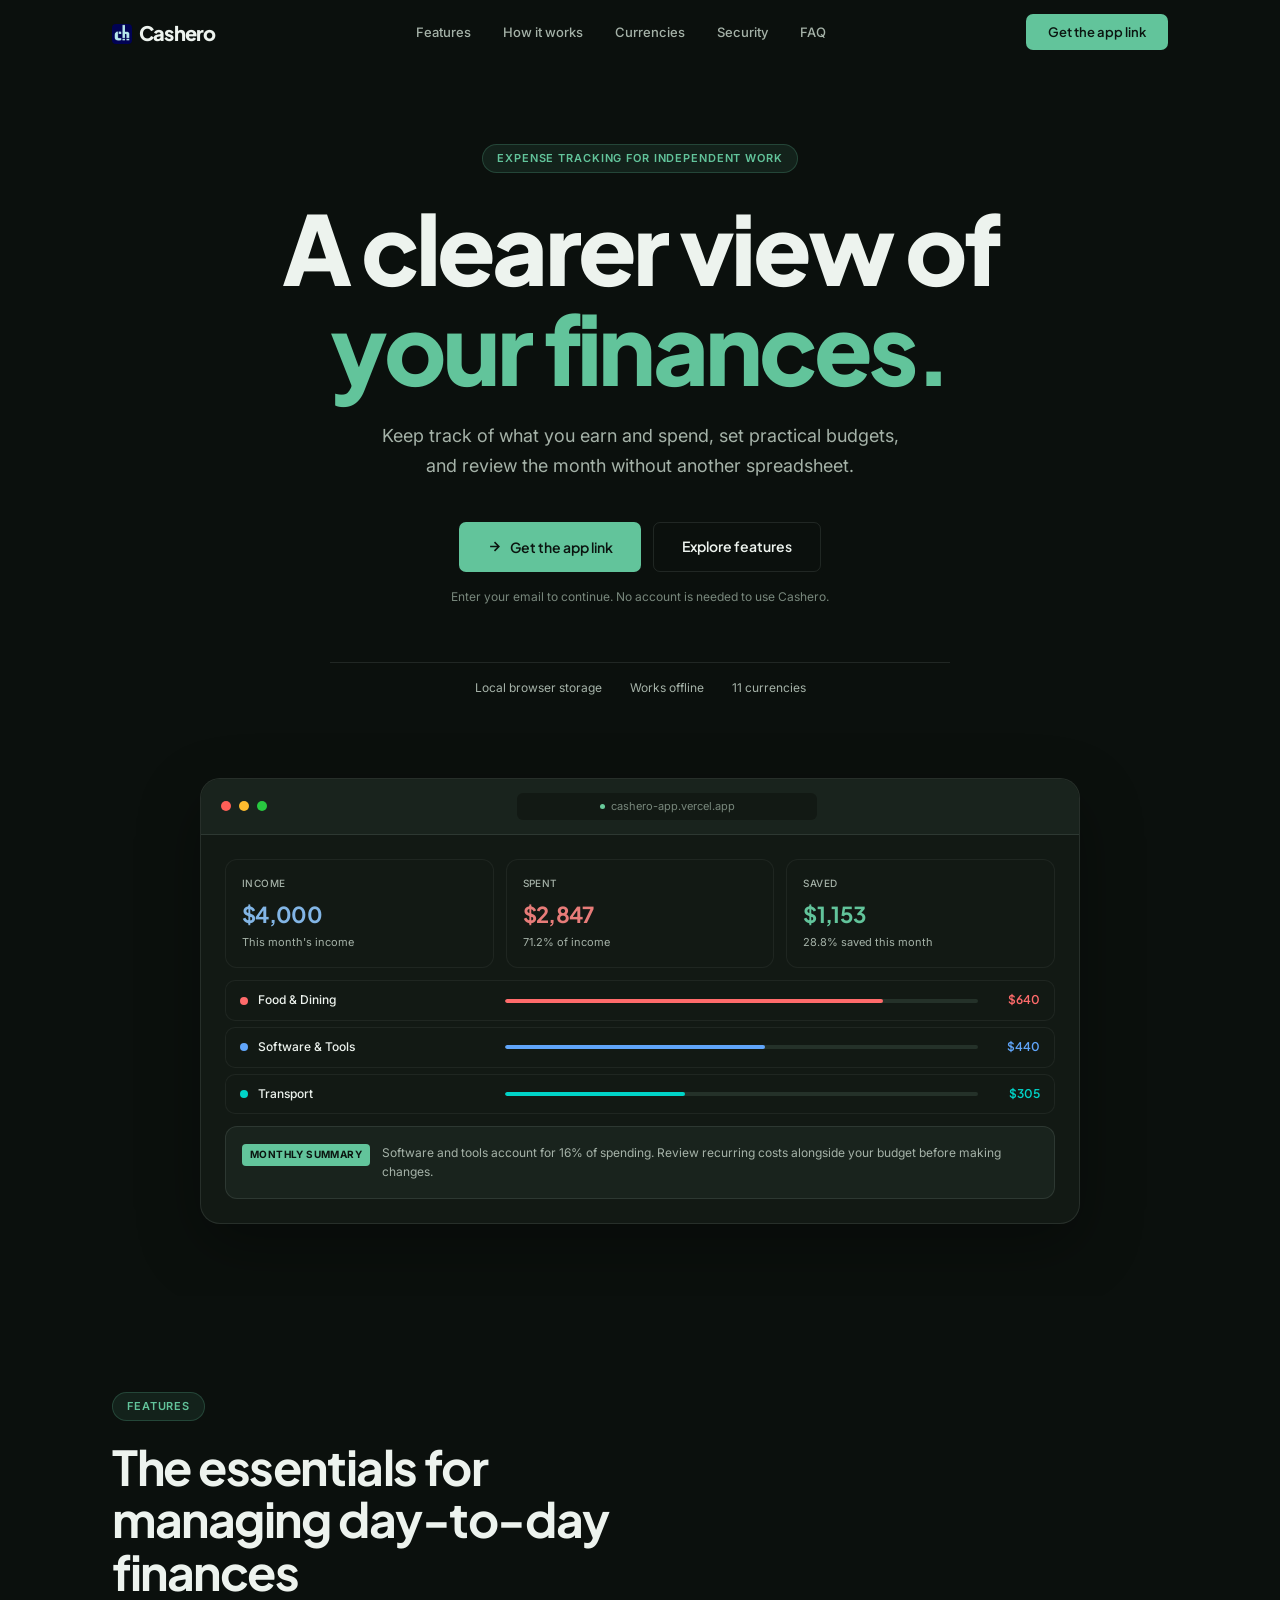
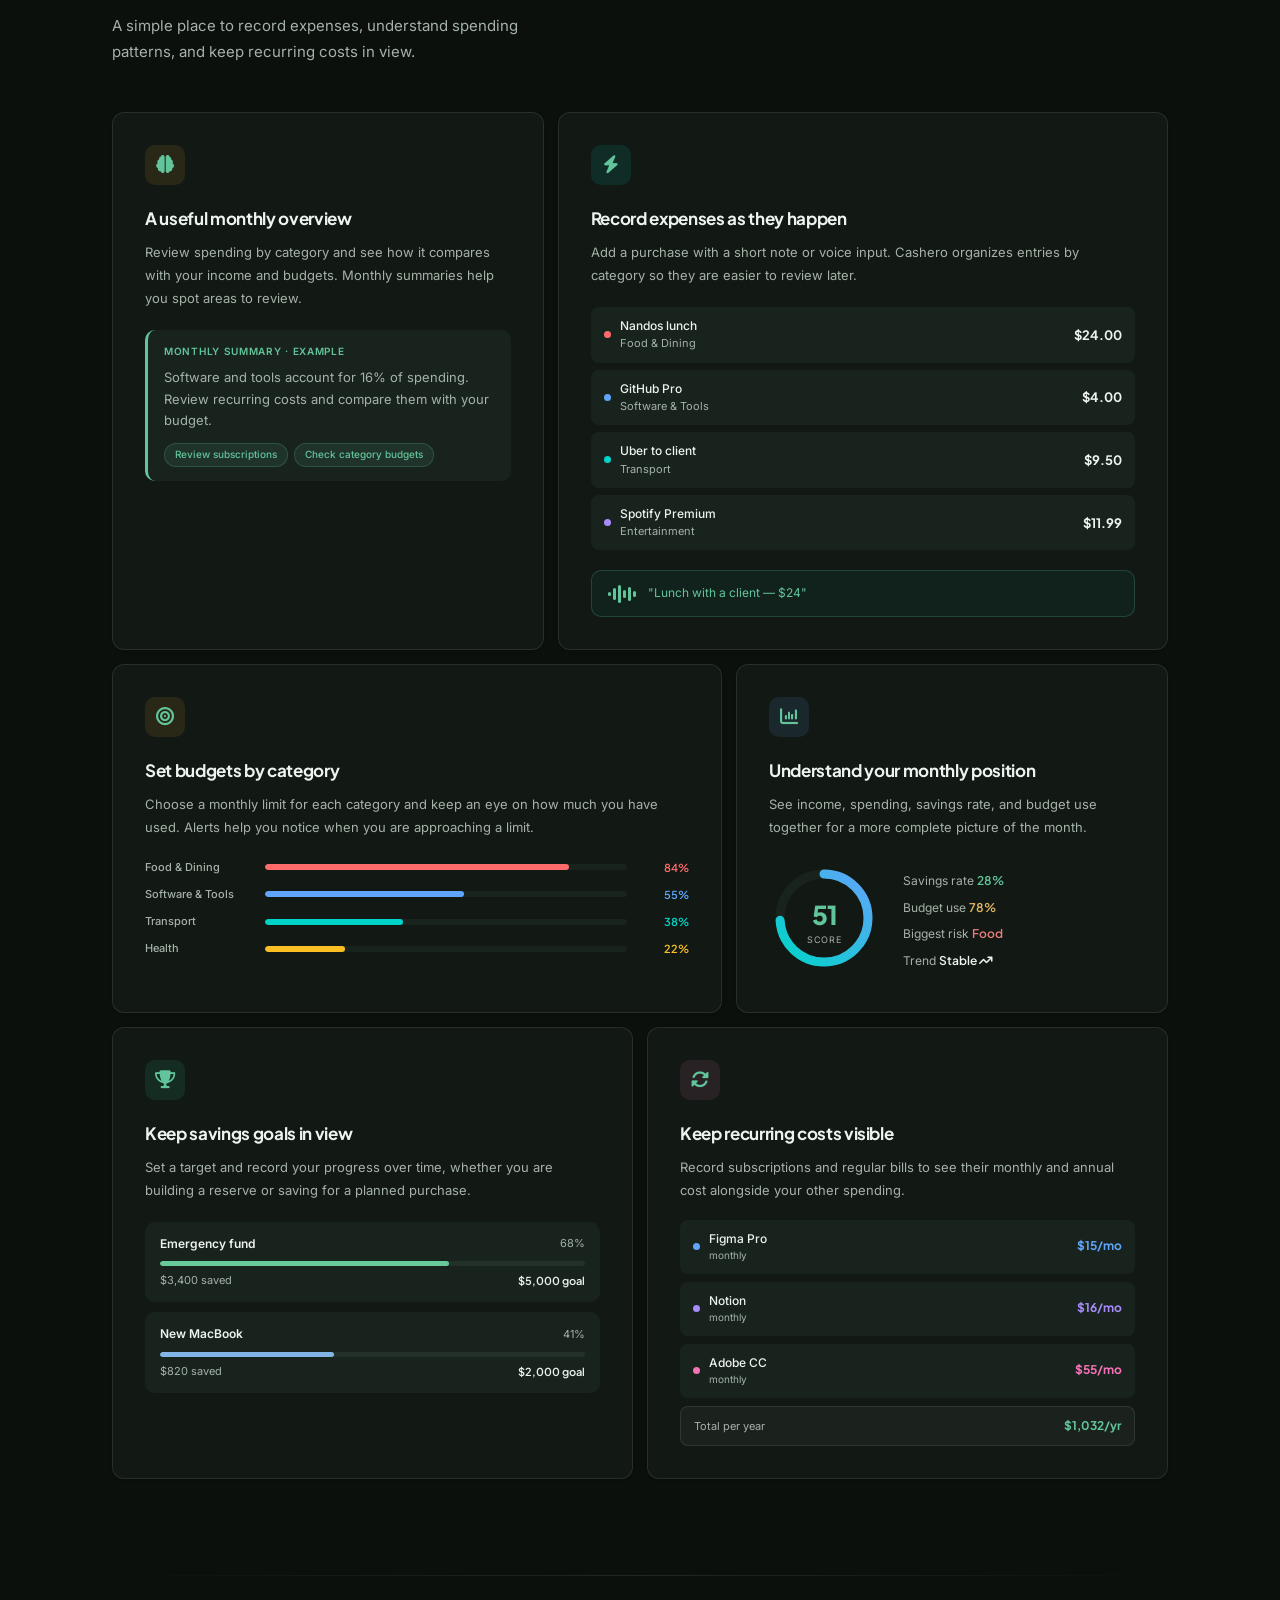
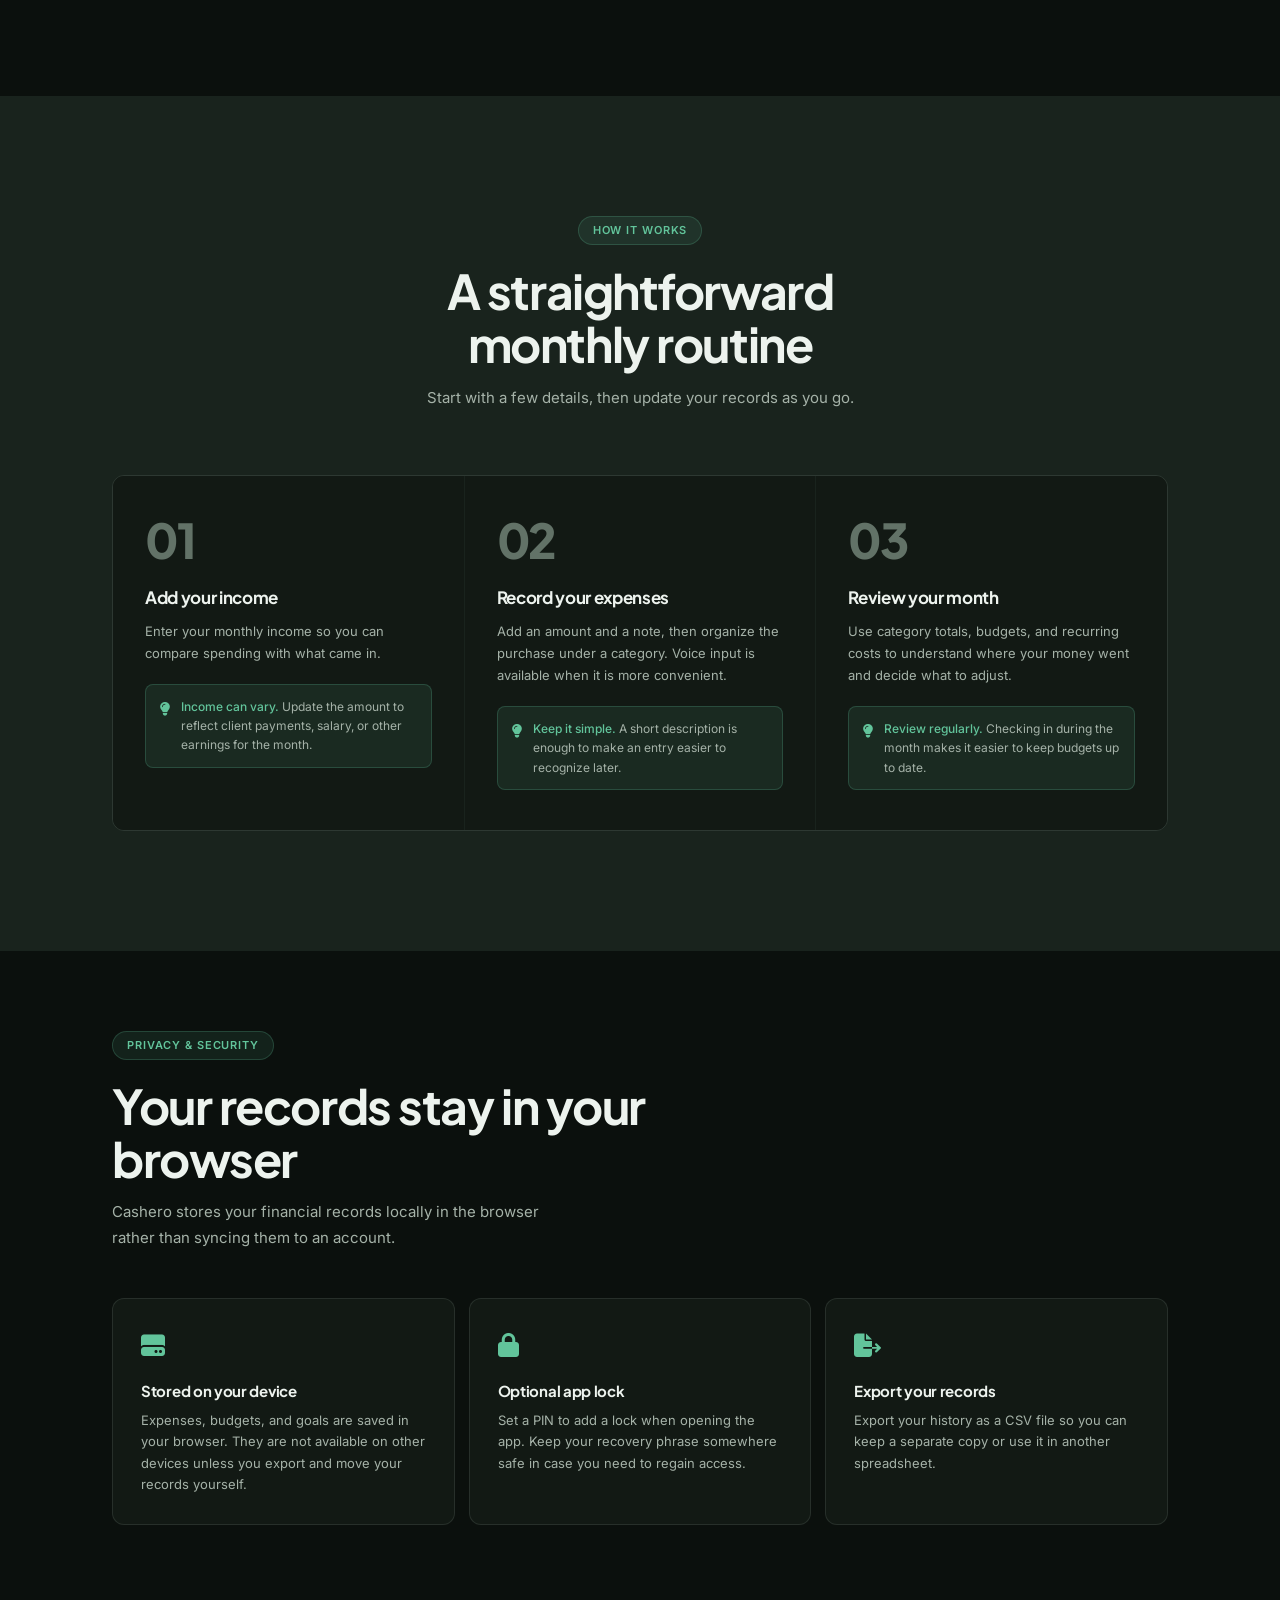
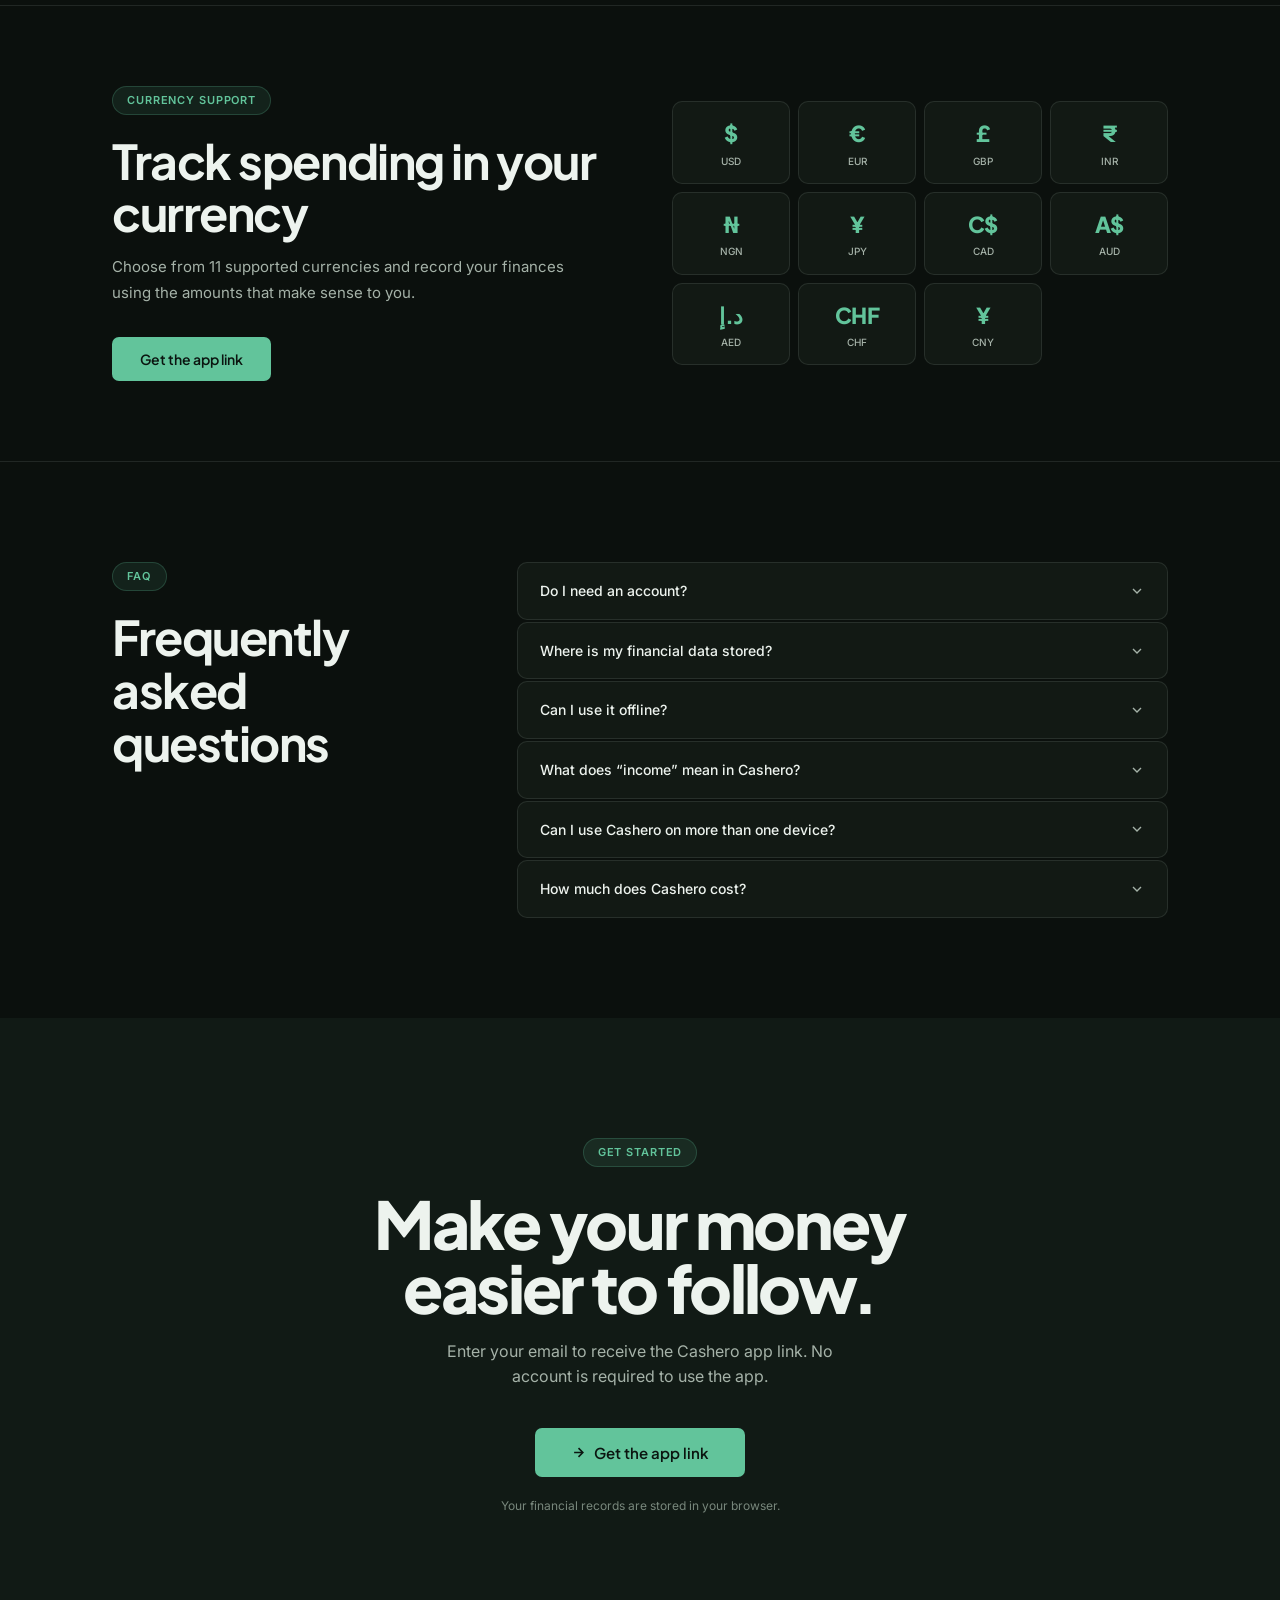
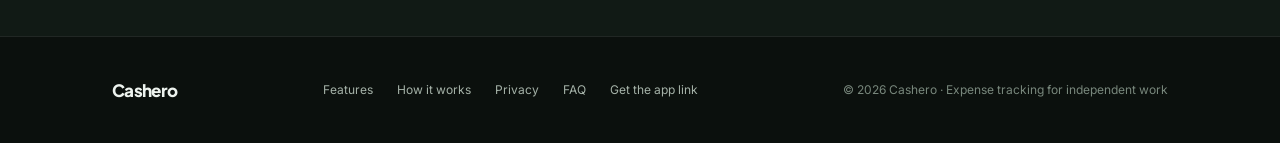
<file: index.html>
<!DOCTYPE html>
<html lang="en">
<head>
    <script src="https://t.contentsquare.net/uxa/d03f17f983f53.js" defer></script>
    
<!-- Google tag (gtag.js) -->
<script async src="https://www.googletagmanager.com/gtag/js?id=G-NRNEQFC9K0"></script>
<script>
  window.dataLayer = window.dataLayer || [];
  function gtag(){dataLayer.push(arguments);}
  gtag('js', new Date());

  gtag('config', 'G-NRNEQFC9K0');
</script>
  
<meta charset="UTF-8"/>
<meta name="viewport" content="width=device-width, initial-scale=1.0"/>
<!-- Primary SEO -->
<title>Cashero | Expense tracking for independent work</title>
<meta name="description" content="A straightforward expense tracker for freelancers and independent workers. Record spending, set budgets, and review your finances in one place."/>
<meta name="author" content="Cashero"/>
<link rel="canonical" href="https://cashero-app.vercel.app/"/>

<!-- Open Graph (Facebook, LinkedIn, WhatsApp) -->
<meta property="og:type" content="website"/>
<meta property="og:url" content="https://cashero-app.vercel.app/"/>
<meta property="og:site_name" content="Cashero"/>
<meta property="og:title" content="Cashero | Expense tracking for independent work"/>
<meta property="og:description" content="Record spending, set budgets, and review your finances in one place with Cashero."/>
<meta property="og:image" content="https://cashero-app.vercel.app/og-image.png"/>
<meta property="og:image:width" content="1200"/>
<meta property="og:image:height" content="630"/>
<meta property="og:image:alt" content="Cashero expense tracker dashboard showing a monthly spending breakdown"/>
<meta property="og:locale" content="en_US"/>

<!-- Twitter / X Card -->
<meta name="twitter:card" content="summary_large_image"/>
<meta name="twitter:url" content="https://cashero-app.vercel.app/"/>
<meta name="twitter:title" content="Cashero | Expense tracking for independent work"/>
<meta name="twitter:description" content="Record spending, set budgets, and review your finances in one place with Cashero."/>
<meta name="twitter:image" content="https://cashero-app.vercel.app/og-image.png"/>
<meta name="twitter:image:alt" content="Cashero dashboard showing a monthly spending breakdown"/>

<!-- PWA / Mobile -->
<meta name="theme-color" content="#0b100d"/>
<meta name="apple-mobile-web-app-capable" content="yes"/>
<meta name="apple-mobile-web-app-status-bar-style" content="default"/>
<meta name="apple-mobile-web-app-title" content="Cashero"/>

<!-- Robots -->
<meta name="robots" content="index, follow, max-image-preview:large"/>

<!-- Web App Manifest -->
<link rel="manifest" href="manifest.json"/>

<!-- Structured Data -->
<script type="application/ld+json">
{
  "@context": "https://schema.org",
  "@graph": [
    {
      "@type": "WebSite",
      "@id": "https://cashero-app.vercel.app/#website",
      "url": "https://cashero-app.vercel.app/",
      "name": "Cashero",
      "description": "Expense tracking for freelancers and independent workers.",
      "inLanguage": "en"
    },
    {
      "@type": "SoftwareApplication",
      "@id": "https://cashero-app.vercel.app/#application",
      "name": "Cashero",
      "url": "https://cashero-app.vercel.app/",
      "description": "A straightforward expense tracker for freelancers and independent workers.",
      "applicationCategory": "FinanceApplication",
      "operatingSystem": "Web browser",
      "isPartOf": {
        "@id": "https://cashero-app.vercel.app/#website"
      },
      "offers": {
        "@type": "Offer",
        "price": "0",
        "priceCurrency": "USD"
      },
      "featureList": [
        "Expense categorization",
        "Monthly spending summaries",
        "Budget alerts at 80% and 100%",
        "Monthly financial overview",
        "Savings goals tracker",
        "Recurring expense tracker",
        "CSV export",
        "PIN lock with recovery phrase",
        "11 global currencies",
        "Offline-ready web app"
      ],
      "screenshot": "https://cashero-app.vercel.app/og-image.png",
      "creator": {
        "@type": "Organization",
        "name": "Cashero"
      }
    }
  ]
}
</script>
<link rel="preconnect" href="https://fonts.googleapis.com"/>
<link rel="preconnect" href="https://fonts.gstatic.com" crossorigin/>
<link href="https://fonts.googleapis.com/css2?family=Inter:wght@300;400;500;600&family=Plus+Jakarta+Sans:wght@400;500;600;700;800&display=swap" rel="stylesheet"/>
<link rel="stylesheet" href="https://cdnjs.cloudflare.com/ajax/libs/font-awesome/6.7.2/css/all.min.css"/>
<link rel="stylesheet" href="style.css">

   <!-- Favicon Links -->
    <link
      rel="icon"
      type="image/png"
      sizes="32x32"
      href="favicon-32x32.png"
    />
    <link
      rel="icon"
      type="image/png"
      sizes="16x16"
      href="favicon-16x16.png"
    />
</head>
<body>

<!-- NAV -->
<nav id="nav">
  <div class="nav-inner">
    <a href="#hero" class="logo"><img src="favicon-32x32.png" alt="" class="nav-logo-icon">Cashero</a>
    <div class="nav-links">
      <a href="#features">Features</a>
      <a href="#how">How it works</a>
      <a href="#global">Currencies</a>
      <a href="#security">Security</a>
      <a href="#faq">FAQ</a>
    </div>
    <div class="nav-right">
      <button onclick="openWaitlist()" class="btn btn-primary btn-sm">Get the app link</button>
      <button class="nav-hamburger" id="hamburger" aria-label="Open menu" aria-expanded="false" aria-controls="drawer">
        <span></span><span></span><span></span>
      </button>
    </div>
  </div>
</nav>

<!-- MOBILE DRAWER -->
<nav class="nav-drawer" id="drawer">
  <a href="#features" class="drawer-link">Features</a>
  <a href="#how" class="drawer-link">How it works</a>
  <a href="#global" class="drawer-link">Currencies</a>
  <a href="#security" class="drawer-link">Security</a>
  <a href="#faq" class="drawer-link">FAQ</a>
  <div class="drawer-cta">
    <button onclick="openWaitlist()" class="btn btn-primary">Get the app link</button>
  </div>
</nav>

<!-- HERO -->
<main>
<section id="hero">
  <div class="container">
    <div class="hero-content">
      <div class="tag sr">Expense tracking for independent work</div>
      <h1 class="display hero-title sr sr-delay-1">
        A clearer view of<br><span class="line2">your finances.</span>
      </h1>
      <p class="hero-sub sr sr-delay-2">
        Keep track of what you earn and spend, set practical budgets, and review the month without another spreadsheet.
      </p>
      <div class="hero-actions sr sr-delay-3">
        <button onclick="openWaitlist()" class="btn btn-primary">
          <svg width="15" height="15" viewBox="0 0 24 24" fill="none" stroke="currentColor" stroke-width="2.5"><path d="M5 12h14M12 5l7 7-7 7"/></svg>
          Get the app link
        </button>
        <a href="#features" class="btn btn-outline">Explore features</a>
      </div>
      <div class="hero-cta-note sr sr-delay-3">Enter your email to continue. No account is needed to use Cashero.</div>
      <div class="social-proof sr sr-delay-4">
        <div class="sp-item">Local browser storage</div>
        <div class="sp-item">Works offline</div>
        <div class="sp-item">11 currencies</div>
      </div>
    </div>
    <div class="app-preview sr">
      <div class="app-frame">
        <div class="app-bar">
          <div class="app-dot" style="background:#ff5f57"></div>
          <div class="app-dot" style="background:#febc2e"></div>
          <div class="app-dot" style="background:#28c840"></div>
          <div class="app-url"><span class="app-url-dot"></span>cashero-app.vercel.app</div>
        </div>
        <div class="app-body">
          <div class="app-stat">
            <div class="app-stat-label">INCOME</div>
            <div class="app-stat-val" style="color:var(--blue)">$4,000</div>
            <div class="app-stat-sub">This month's income</div>
          </div>
          <div class="app-stat">
            <div class="app-stat-label">SPENT</div>
            <div class="app-stat-val" style="color:var(--red)">$2,847</div>
            <div class="app-stat-sub">71.2% of income</div>
          </div>
          <div class="app-stat">
            <div class="app-stat-label">SAVED</div>
            <div class="app-stat-val" style="color:var(--mint)">$1,153</div>
            <div class="app-stat-sub">28.8% saved this month</div>
          </div>
          <div class="app-cat-row">
            <div class="app-cat">
              <div class="app-cat-dot" style="background:#ff6b6b"></div>
              <div class="app-cat-name">Food & Dining</div>
              <div class="app-cat-bar-wrap"><div class="app-cat-bar" style="width:0%;background:#ff6b6b" data-w="80"></div></div>
              <div class="app-cat-amt" style="color:#ff6b6b">$640</div>
            </div>
            <div class="app-cat">
              <div class="app-cat-dot" style="background:#60a5fa"></div>
              <div class="app-cat-name">Software & Tools</div>
              <div class="app-cat-bar-wrap"><div class="app-cat-bar" style="width:0%;background:#60a5fa" data-w="55"></div></div>
              <div class="app-cat-amt" style="color:#60a5fa">$440</div>
            </div>
            <div class="app-cat">
              <div class="app-cat-dot" style="background:#00d4c8"></div>
              <div class="app-cat-name">Transport</div>
              <div class="app-cat-bar-wrap"><div class="app-cat-bar" style="width:0%;background:#00d4c8" data-w="38"></div></div>
              <div class="app-cat-amt" style="color:#00d4c8">$305</div>
            </div>
          </div>
          <div class="app-ai">
            <div class="app-ai-badge">MONTHLY SUMMARY</div>
            <div class="app-ai-text" id="ai-typetext">
              Software and tools account for 16% of spending. Review recurring costs alongside your budget before making changes.
            </div>
          </div>
        </div>
      </div>
    </div>
  </div>
</section>

<!-- FEATURES -->
<section id="features">
  <div class="container">
    <div class="section-header sr">
      <div class="tag">Features</div>
      <h2 class="heading section-title">The essentials for managing day-to-day finances</h2>
      <p class="section-sub">A simple place to record expenses, understand spending patterns, and keep recurring costs in view.</p>
    </div>
    <div class="features-grid">

      <!-- Monthly summary -->
      <div class="fc fc-span-5 sr">
        <div class="fc-icon" style="background:rgba(245,166,35,.1)"><i class="fa-solid fa-brain" aria-hidden="true"></i></div>
        <div class="fc-title">A useful monthly overview</div>
        <div class="fc-desc">Review spending by category and see how it compares with your income and budgets. Monthly summaries help you spot areas to review.</div>
        <div class="summary-card">
          <div class="summary-label">MONTHLY SUMMARY · EXAMPLE</div>
          <div class="summary-copy">Software and tools account for 16% of spending. Review recurring costs and compare them with your budget.</div>
          <div class="summary-points">
            <div class="vpill">Review subscriptions</div>
            <div class="vpill">Check category budgets</div>
          </div>
        </div>
      </div>

      <!-- Log expenses -->
      <div class="fc fc-span-7 sr sr-delay-1">
        <div class="fc-icon" style="background:rgba(0,212,200,.1)"><i class="fa-solid fa-bolt" aria-hidden="true"></i></div>
        <div class="fc-title">Record expenses as they happen</div>
        <div class="fc-desc">Add a purchase with a short note or voice input. Cashero organizes entries by category so they are easier to review later.</div>
        <div class="exp-list" id="exp-list">
          <div class="exp-row" style="transition-delay:.05s">
            <div class="exp-left"><div class="exp-dot" style="background:#ff6b6b"></div><div><div class="exp-note">Nandos lunch</div><div class="exp-cat">Food & Dining</div></div></div>
            <div class="exp-amt">$24.00</div>
          </div>
          <div class="exp-row" style="transition-delay:.15s">
            <div class="exp-left"><div class="exp-dot" style="background:#60a5fa"></div><div><div class="exp-note">GitHub Pro</div><div class="exp-cat">Software & Tools</div></div></div>
            <div class="exp-amt">$4.00</div>
          </div>
          <div class="exp-row" style="transition-delay:.25s">
            <div class="exp-left"><div class="exp-dot" style="background:#00d4c8"></div><div><div class="exp-note">Uber to client</div><div class="exp-cat">Transport</div></div></div>
            <div class="exp-amt">$9.50</div>
          </div>
          <div class="exp-row" style="transition-delay:.35s">
            <div class="exp-left"><div class="exp-dot" style="background:#a78bfa"></div><div><div class="exp-note">Spotify Premium</div><div class="exp-cat">Entertainment</div></div></div>
            <div class="exp-amt">$11.99</div>
          </div>
        </div>
        <div class="voice-box">
          <div class="waves"><div class="wave"></div><div class="wave"></div><div class="wave"></div><div class="wave"></div><div class="wave"></div><div class="wave"></div></div>
          "Lunch with a client — $24"
        </div>
      </div>

      <!-- Budget alerts -->
      <div class="fc fc-span-7 sr">
        <div class="fc-icon" style="background:rgba(245,166,35,.1)"><i class="fa-solid fa-bullseye" aria-hidden="true"></i></div>
        <div class="fc-title">Set budgets by category</div>
        <div class="fc-desc">Choose a monthly limit for each category and keep an eye on how much you have used. Alerts help you notice when you are approaching a limit.</div>
        <div class="budget-demo">
          <div class="budget-cats" id="bcats">
            <div class="bcat"><div class="bcat-name">Food & Dining</div><div class="bcat-track"><div class="bcat-fill" style="width:0%;background:#ff6b6b" data-w="84"></div></div><div class="bcat-pct" style="color:#ff6b6b">84%</div></div>
            <div class="bcat"><div class="bcat-name">Software & Tools</div><div class="bcat-track"><div class="bcat-fill" style="width:0%;background:#60a5fa" data-w="55"></div></div><div class="bcat-pct" style="color:#60a5fa">55%</div></div>
            <div class="bcat"><div class="bcat-name">Transport</div><div class="bcat-track"><div class="bcat-fill" style="width:0%;background:#00d4c8" data-w="38"></div></div><div class="bcat-pct" style="color:#00d4c8">38%</div></div>
            <div class="bcat"><div class="bcat-name">Health</div><div class="bcat-track"><div class="bcat-fill" style="width:0%;background:#fbbf24" data-w="22"></div></div><div class="bcat-pct" style="color:#fbbf24">22%</div></div>
          </div>
        </div>
      </div>

      <!-- Health score -->
      <div class="fc fc-span-5 sr sr-delay-1">
        <div class="fc-icon" style="background:rgba(96,165,250,.1)"><i class="fa-solid fa-chart-column" aria-hidden="true"></i></div>
        <div class="fc-title">Understand your monthly position</div>
        <div class="fc-desc">See income, spending, savings rate, and budget use together for a more complete picture of the month.</div>
        <div class="health-wrap">
          <div class="ring-container">
            <svg width="110" height="110" viewBox="0 0 110 110">
              <circle cx="55" cy="55" r="44" fill="none" stroke="var(--bg3)" stroke-width="9"/>
              <circle id="ring-arc" cx="55" cy="55" r="44" fill="none" stroke="url(#rg)" stroke-width="9" stroke-dasharray="276.5" stroke-dashoffset="276.5" stroke-linecap="round"/>
              <defs><linearGradient id="rg" x1="0%" y1="0%" x2="100%" y2="100%"><stop offset="0%" stop-color="#00d4c8"/><stop offset="100%" stop-color="#60a5fa"/></linearGradient></defs>
            </svg>
            <div class="ring-score"><div class="ring-num" id="ring-num">0</div>                        <div class="ring-lbl">SCORE</div></div>
          </div>
          <div class="ring-stats">
            <div class="rstat">Savings rate <strong style="color:var(--mint)">28%</strong></div>
            <div class="rstat">Budget use <strong style="color:var(--amber)">78%</strong></div>
            <div class="rstat">Biggest risk <strong style="color:var(--red)">Food</strong></div>
            <div class="rstat">Trend <strong>Stable <i class="fa-solid fa-arrow-trend-up" aria-hidden="true"></i></strong></div>
          </div>
        </div>
      </div>

      <!-- Savings goals -->
      <div class="fc fc-span-6 sr">
        <div class="fc-icon" style="background:rgba(52,211,153,.1)"><i class="fa-solid fa-trophy" aria-hidden="true"></i></div>
        <div class="fc-title">Keep savings goals in view</div>
        <div class="fc-desc">Set a target and record your progress over time, whether you are building a reserve or saving for a planned purchase.</div>
        <div class="goals-list" id="goals-list">
          <div class="goal-item">
            <div class="goal-top"><div class="goal-name">Emergency fund</div><div class="goal-pct">68%</div></div>
            <div class="goal-bar"><div class="goal-fill" style="width:0%;background:var(--green)" data-w="68"></div></div>
            <div class="goal-row2"><div class="goal-saved">$3,400 saved</div><div class="goal-target">$5,000 goal</div></div>
          </div>
          <div class="goal-item">
            <div class="goal-top"><div class="goal-name">New MacBook</div><div class="goal-pct">41%</div></div>
            <div class="goal-bar"><div class="goal-fill" style="width:0%;background:var(--blue)" data-w="41"></div></div>
            <div class="goal-row2"><div class="goal-saved">$820 saved</div><div class="goal-target">$2,000 goal</div></div>
          </div>
        </div>
      </div>

      <!-- Recurring -->
      <div class="fc fc-span-6 sr sr-delay-1">
        <div class="fc-icon" style="background:rgba(244,114,182,.1)"><i class="fa-solid fa-rotate" aria-hidden="true"></i></div>
        <div class="fc-title">Keep recurring costs visible</div>
        <div class="fc-desc">Record subscriptions and regular bills to see their monthly and annual cost alongside your other spending.</div>
        <div class="recur-list">
          <div class="recur-row"><div class="recur-left"><div class="exp-dot" style="background:#60a5fa"></div><div><div class="recur-name">Figma Pro</div><div class="recur-freq">monthly</div></div></div><div class="recur-amt" style="color:#60a5fa">$15/mo</div></div>
          <div class="recur-row"><div class="recur-left"><div class="exp-dot" style="background:#a78bfa"></div><div><div class="recur-name">Notion</div><div class="recur-freq">monthly</div></div></div><div class="recur-amt" style="color:#a78bfa">$16/mo</div></div>
          <div class="recur-row"><div class="recur-left"><div class="exp-dot" style="background:#f472b6"></div><div><div class="recur-name">Adobe CC</div><div class="recur-freq">monthly</div></div></div><div class="recur-amt" style="color:#f472b6">$55/mo</div></div>
          <div class="recur-row" style="background:rgba(255,255,255,.04);border:1px solid var(--border);border-radius:8px"><div class="recur-left"><span style="font-size:11px;color:var(--text2)">Total per year</span></div><div class="recur-amt" style="color:var(--mint)">$1,032/yr</div></div>
        </div>
      </div>

    </div>
  </div>
</section>

<!-- SECTION DIVIDER -->
<div class="container"><div class="section-divider"></div></div>

<!-- HOW IT WORKS -->
<section id="how">
  <div class="container">
    <div class="section-header sr" style="text-align:center;max-width:540px;margin-left:auto;margin-right:auto">
      <div class="tag">How it works</div>
      <h2 class="heading section-title" style="max-width:100%">A straightforward monthly routine</h2>
      <p class="section-sub" style="max-width:100%">Start with a few details, then update your records as you go.</p>
    </div>
    <div class="steps">
      <div class="step sr">
        <div class="step-num">01</div>
        <div class="step-title">Add your income</div>
        <div class="step-desc">Enter your monthly income so you can compare spending with what came in.</div>
        <div class="payout-note">
          <div class="payout-note-icon"><i class="fa-solid fa-lightbulb" aria-hidden="true"></i></div>
          <div class="payout-note-text"><strong>Income can vary.</strong> Update the amount to reflect client payments, salary, or other earnings for the month.</div>
        </div>
      </div>
      <div class="step sr sr-delay-1">
        <div class="step-num">02</div>
        <div class="step-title">Record your expenses</div>
        <div class="step-desc">Add an amount and a note, then organize the purchase under a category. Voice input is available when it is more convenient.</div>
        <div class="payout-note">
          <div class="payout-note-icon"><i class="fa-solid fa-lightbulb" aria-hidden="true"></i></div>
          <div class="payout-note-text"><strong>Keep it simple.</strong> A short description is enough to make an entry easier to recognize later.</div>
        </div>
      </div>
      <div class="step sr sr-delay-2">
        <div class="step-num">03</div>
        <div class="step-title">Review your month</div>
        <div class="step-desc">Use category totals, budgets, and recurring costs to understand where your money went and decide what to adjust.</div>
        <div class="payout-note">
          <div class="payout-note-icon"><i class="fa-solid fa-lightbulb" aria-hidden="true"></i></div>
          <div class="payout-note-text"><strong>Review regularly.</strong> Checking in during the month makes it easier to keep budgets up to date.</div>
        </div>
      </div>
    </div>
  </div>
</section>

<!-- SECURITY -->
<section id="security">
  <div class="container">
    <div class="section-header sr">
      <div class="tag">Privacy & Security</div>
      <h2 class="heading section-title">Your records stay in your browser</h2>
      <p class="section-sub">Cashero stores your financial records locally in the browser rather than syncing them to an account.</p>
    </div>
    <div class="security-grid">
      <div class="sec-card sr">
        <div class="sec-icon"><i class="fa-solid fa-hard-drive" aria-hidden="true"></i></div>
        <div class="sec-title">Stored on your device</div>
        <div class="sec-desc">Expenses, budgets, and goals are saved in your browser. They are not available on other devices unless you export and move your records yourself.</div>
      </div>
      <div class="sec-card sr sr-delay-1">
        <div class="sec-icon"><i class="fa-solid fa-lock" aria-hidden="true"></i></div>
        <div class="sec-title">Optional app lock</div>
        <div class="sec-desc">Set a PIN to add a lock when opening the app. Keep your recovery phrase somewhere safe in case you need to regain access.</div>
      </div>
      <div class="sec-card sr sr-delay-2">
        <div class="sec-icon"><i class="fa-solid fa-file-export" aria-hidden="true"></i></div>
        <div class="sec-title">Export your records</div>
        <div class="sec-desc">Export your history as a CSV file so you can keep a separate copy or use it in another spreadsheet.</div>
      </div>
    </div>
  </div>
</section>

<!-- GLOBAL -->
<section id="global">
  <div class="container">
    <div class="global-inner">
      <div class="sr">
        <div class="tag">Currency support</div>
        <h2 class="heading section-title" style="margin-top:20px">Track spending in your currency</h2>
        <p class="section-sub">Choose from 11 supported currencies and record your finances using the amounts that make sense to you.</p>
        <button onclick="openWaitlist()" class="btn btn-primary" style="margin-top:32px">Get the app link</button>
      </div>
      <div class="global-currencies sr sr-delay-1">
        <div class="cur-card"><div class="cur-symbol">$</div><div class="cur-name">USD</div></div>
        <div class="cur-card"><div class="cur-symbol">€</div><div class="cur-name">EUR</div></div>
        <div class="cur-card"><div class="cur-symbol">£</div><div class="cur-name">GBP</div></div>
        <div class="cur-card"><div class="cur-symbol">₹</div><div class="cur-name">INR</div></div>
        <div class="cur-card"><div class="cur-symbol">₦</div><div class="cur-name">NGN</div></div>
        <div class="cur-card"><div class="cur-symbol">¥</div><div class="cur-name">JPY</div></div>
        <div class="cur-card"><div class="cur-symbol">C$</div><div class="cur-name">CAD</div></div>
        <div class="cur-card"><div class="cur-symbol">A$</div><div class="cur-name">AUD</div></div>
        <div class="cur-card"><div class="cur-symbol">د.إ</div><div class="cur-name">AED</div></div>
        <div class="cur-card"><div class="cur-symbol">CHF</div><div class="cur-name">CHF</div></div>
        <div class="cur-card"><div class="cur-symbol">¥</div><div class="cur-name">CNY</div></div>
      </div>
    </div>
  </div>
</section>

<!-- FAQ -->
<section id="faq">
  <div class="container">
    <div class="faq-inner">
      <div class="sr">
        <div class="tag">FAQ</div>
        <h2 class="heading section-title" style="margin-top:20px;max-width:280px">Frequently asked questions</h2>
      </div>
      <div class="faq-list sr sr-delay-1">
        <div class="faq-item">
          <button class="faq-q" type="button" aria-expanded="false">Do I need an account?
            <svg class="faq-chevron" width="16" height="16" viewBox="0 0 24 24" fill="none" stroke="currentColor" stroke-width="2"><path d="M6 9l6 6 6-6"/></svg>
          </button>
          <div class="faq-a">You need an email address to receive the app link. Once in the app, you can use Cashero without creating an account.</div>
        </div>
        <div class="faq-item">
          <button class="faq-q" type="button" aria-expanded="false">Where is my financial data stored?
            <svg class="faq-chevron" width="16" height="16" viewBox="0 0 24 24" fill="none" stroke="currentColor" stroke-width="2"><path d="M6 9l6 6 6-6"/></svg>
          </button>
          <div class="faq-a">Your records are saved in your browser on the device you use. They are not synced between devices. Some features may require an internet connection.</div>
        </div>
        <div class="faq-item">
          <button class="faq-q" type="button" aria-expanded="false">Can I use it offline?
            <svg class="faq-chevron" width="16" height="16" viewBox="0 0 24 24" fill="none" stroke="currentColor" stroke-width="2"><path d="M6 9l6 6 6-6"/></svg>
          </button>
          <div class="faq-a">Cashero is designed to work offline for core tasks such as recording expenses and reviewing saved information. Features that rely on online services need an internet connection.</div>
        </div>
        <div class="faq-item">
          <button class="faq-q" type="button" aria-expanded="false">What does “income” mean in Cashero?
            <svg class="faq-chevron" width="16" height="16" viewBox="0 0 24 24" fill="none" stroke="currentColor" stroke-width="2"><path d="M6 9l6 6 6-6"/></svg>
          </button>
          <div class="faq-a">It is the money you earned during the month, such as client payments or salary. Enter it manually to compare your income with your spending.</div>
        </div>
        <div class="faq-item">
          <button class="faq-q" type="button" aria-expanded="false">Can I use Cashero on more than one device?
            <svg class="faq-chevron" width="16" height="16" viewBox="0 0 24 24" fill="none" stroke="currentColor" stroke-width="2"><path d="M6 9l6 6 6-6"/></svg>
          </button>
          <div class="faq-a">You can open the app on multiple devices, but records are stored separately in each device's browser. Export your data to keep a copy.</div>
        </div>
        <div class="faq-item">
          <button class="faq-q" type="button" aria-expanded="false">How much does Cashero cost?
            <svg class="faq-chevron" width="16" height="16" viewBox="0 0 24 24" fill="none" stroke="currentColor" stroke-width="2"><path d="M6 9l6 6 6-6"/></svg>
          </button>
          <div class="faq-a">Cashero is currently free to use. Enter your email to receive the app link.</div>
        </div>
      </div>
    </div>
  </div>
</section>

<!-- CTA -->
<section id="cta">
  <div class="cta-glow"></div>
  <div class="container">
    <div class="tag sr">Get started</div>
    <h2 class="display cta-title sr sr-delay-1">Make your money<br>easier to follow.</h2>
    <p class="cta-sub sr sr-delay-2">Enter your email to receive the Cashero app link. No account is required to use the app.</p>
    <button onclick="openWaitlist()" class="btn btn-primary sr sr-delay-3" style="font-size:15px;padding:15px 36px">
      <svg width="15" height="15" viewBox="0 0 24 24" fill="none" stroke="currentColor" stroke-width="2.5"><path d="M5 12h14M12 5l7 7-7 7"/></svg>
      Get the app link
    </button>
    <div class="cta-note sr sr-delay-4">Your financial records are stored in your browser.</div>
  </div>
</section>

</main>

<!-- WAITLIST MODAL -->
<div id="waitlist-overlay" class="wl-overlay" aria-hidden="true">
  <div class="wl-modal" role="dialog" aria-modal="true" aria-labelledby="wl-title">
    <button class="wl-close" onclick="closeWaitlist()" aria-label="Close">&times;</button>
    <div class="wl-icon">
      <img src="favicon-32x32.png" alt="" width="32" height="32">
    </div>
    <h2 class="wl-title" id="wl-title">Get the Cashero app link</h2>
    <p class="wl-sub">Enter your email to receive the link. You can use Cashero without creating an account.</p>
    <form action="https://api.web3forms.com/submit" method="POST" class="wl-form" id="wl-form">
      <input type="hidden" name="access_key" value="6144d2bd-170b-40cd-9249-ce4eac2b5ccc">
      <input type="hidden" name="subject" value="Cashero app link request">
      <div class="wl-field">
        <label for="wl-email" class="wl-label">Email address</label>
        <input
          type="email"
          name="email"
          id="wl-email"
          class="wl-input"
          placeholder="you@example.com"
          required
          autocomplete="email"
        >
      </div>
      <button type="submit" class="btn btn-primary wl-submit">
        <svg width="14" height="14" viewBox="0 0 24 24" fill="none" stroke="currentColor" stroke-width="2.5"><path d="M5 12h14M12 5l7 7-7 7"/></svg>
        Continue to Cashero
      </button>
    </form>
    <p class="wl-status" id="wl-status" role="status" aria-live="polite"></p>
    <p class="wl-fine">Your email is used to send you the app link.</p>
  </div>
</div>

<!-- FOOTER -->
<footer>
  <div class="container">
    <div class="footer-inner">
      <a href="#hero" class="logo" style="font-size:17px">Cashero</a>
      <div class="footer-links">
        <a href="#features">Features</a>
        <a href="#how">How it works</a>
        <a href="#security">Privacy</a>
        <a href="#faq">FAQ</a>
        <a href="#" onclick="openWaitlist();return false;">Get the app link</a>
      </div>
      <div class="footer-copy">© 2026 Cashero · Expense tracking for independent work</div>
    </div>
  </div>
</footer>
<script src="main.js"></script>
</body>
</html>
</file>
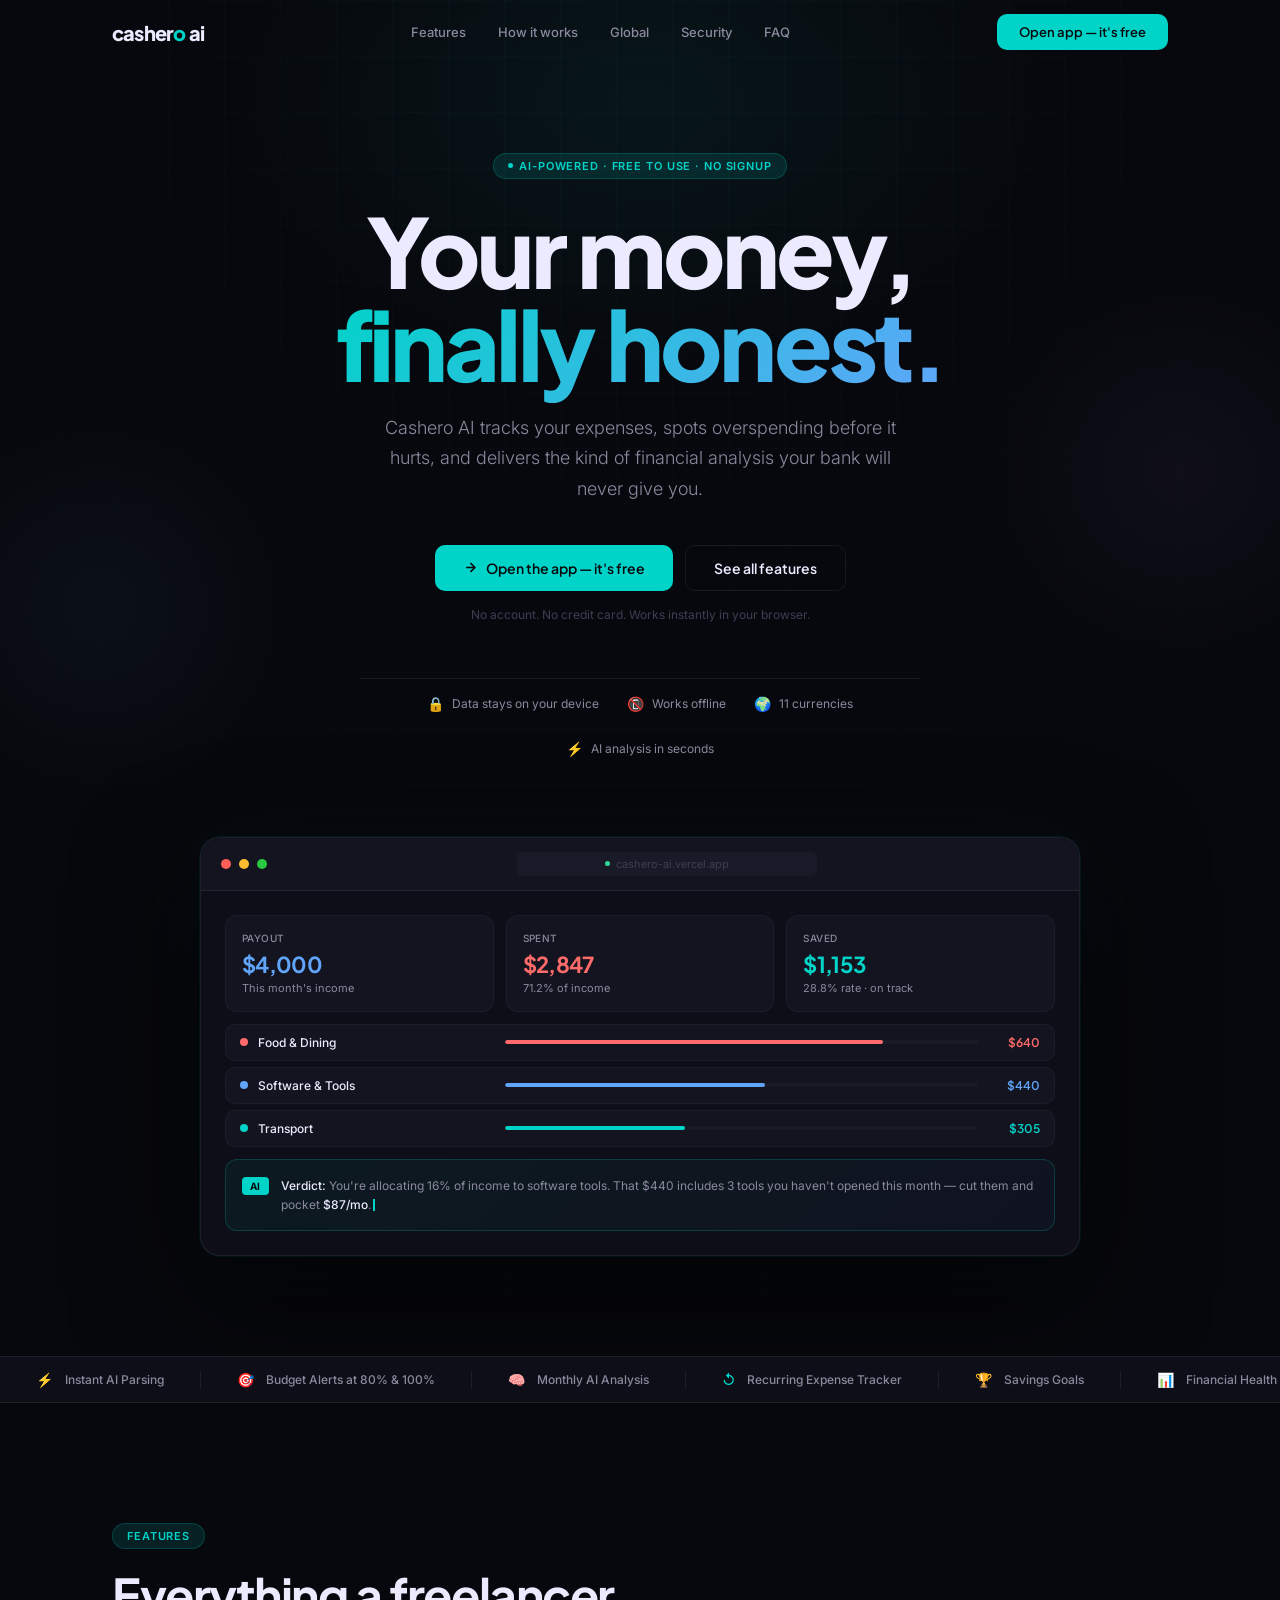
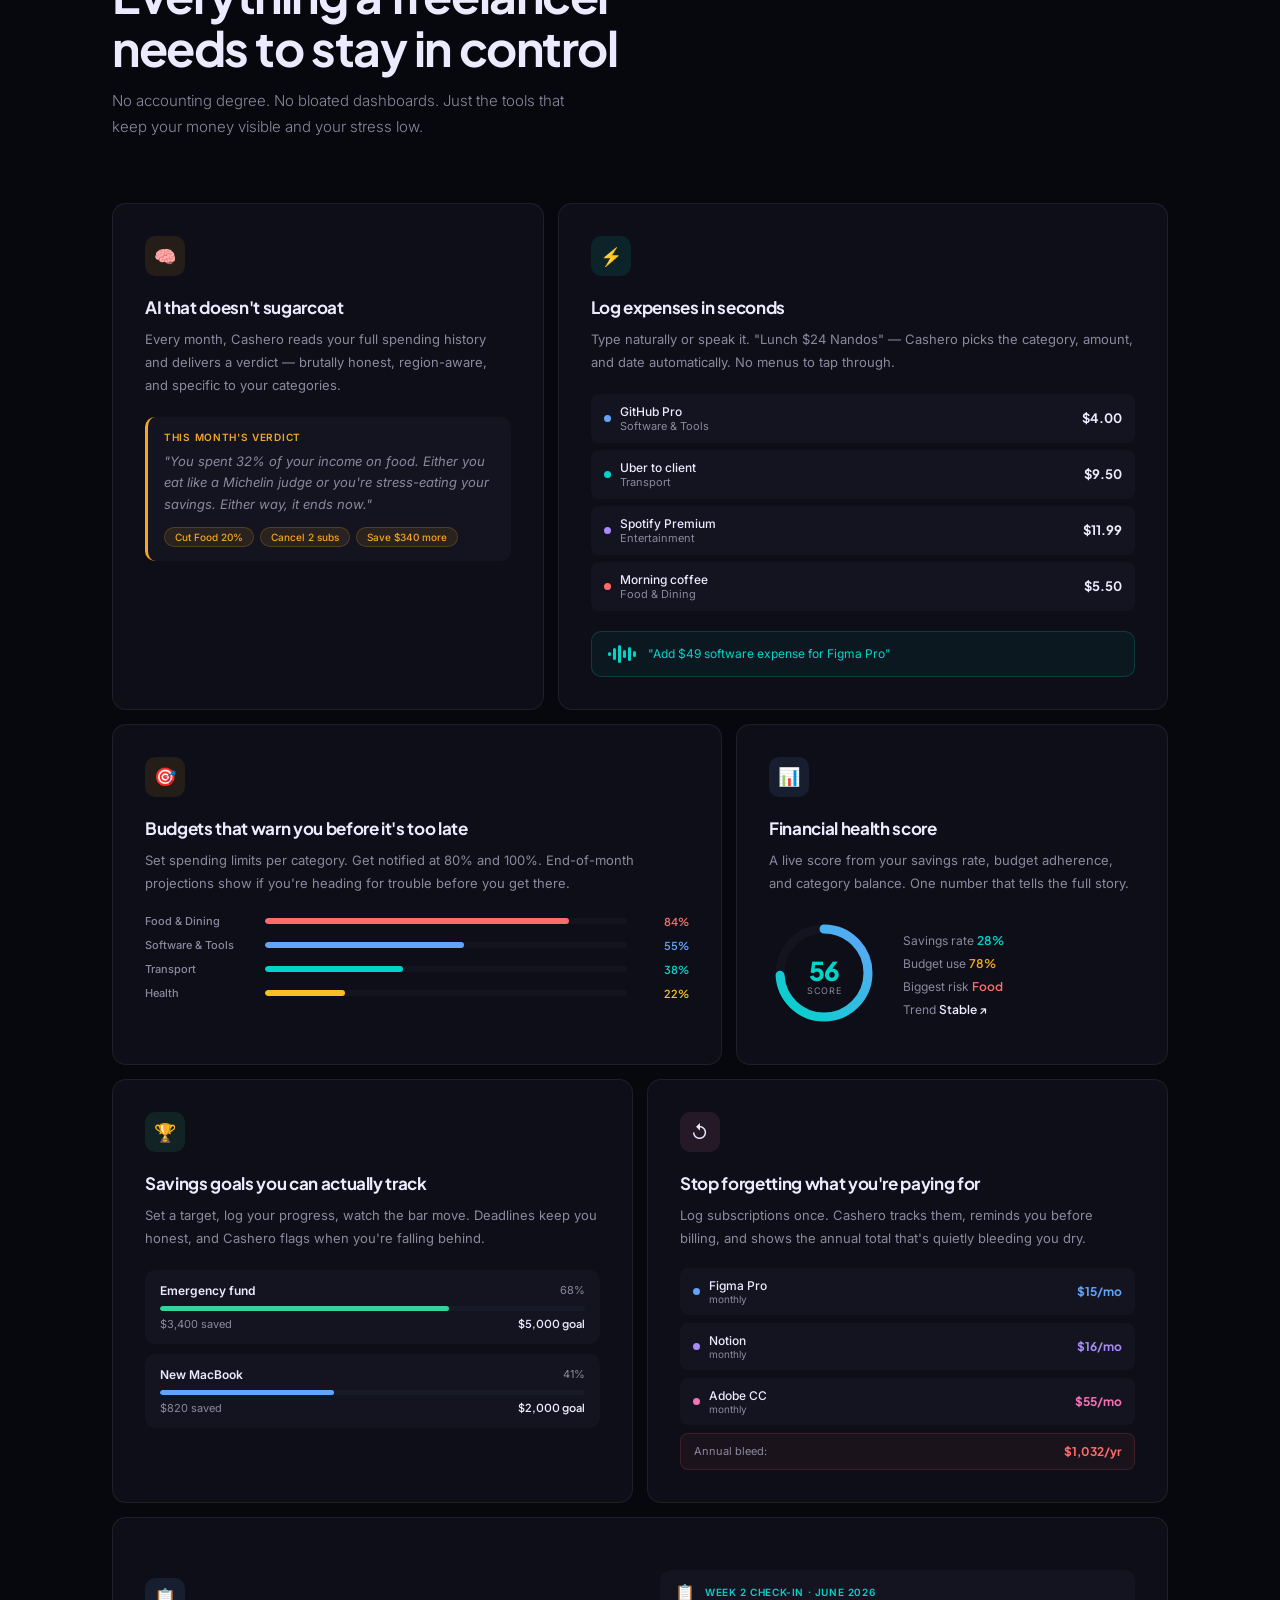
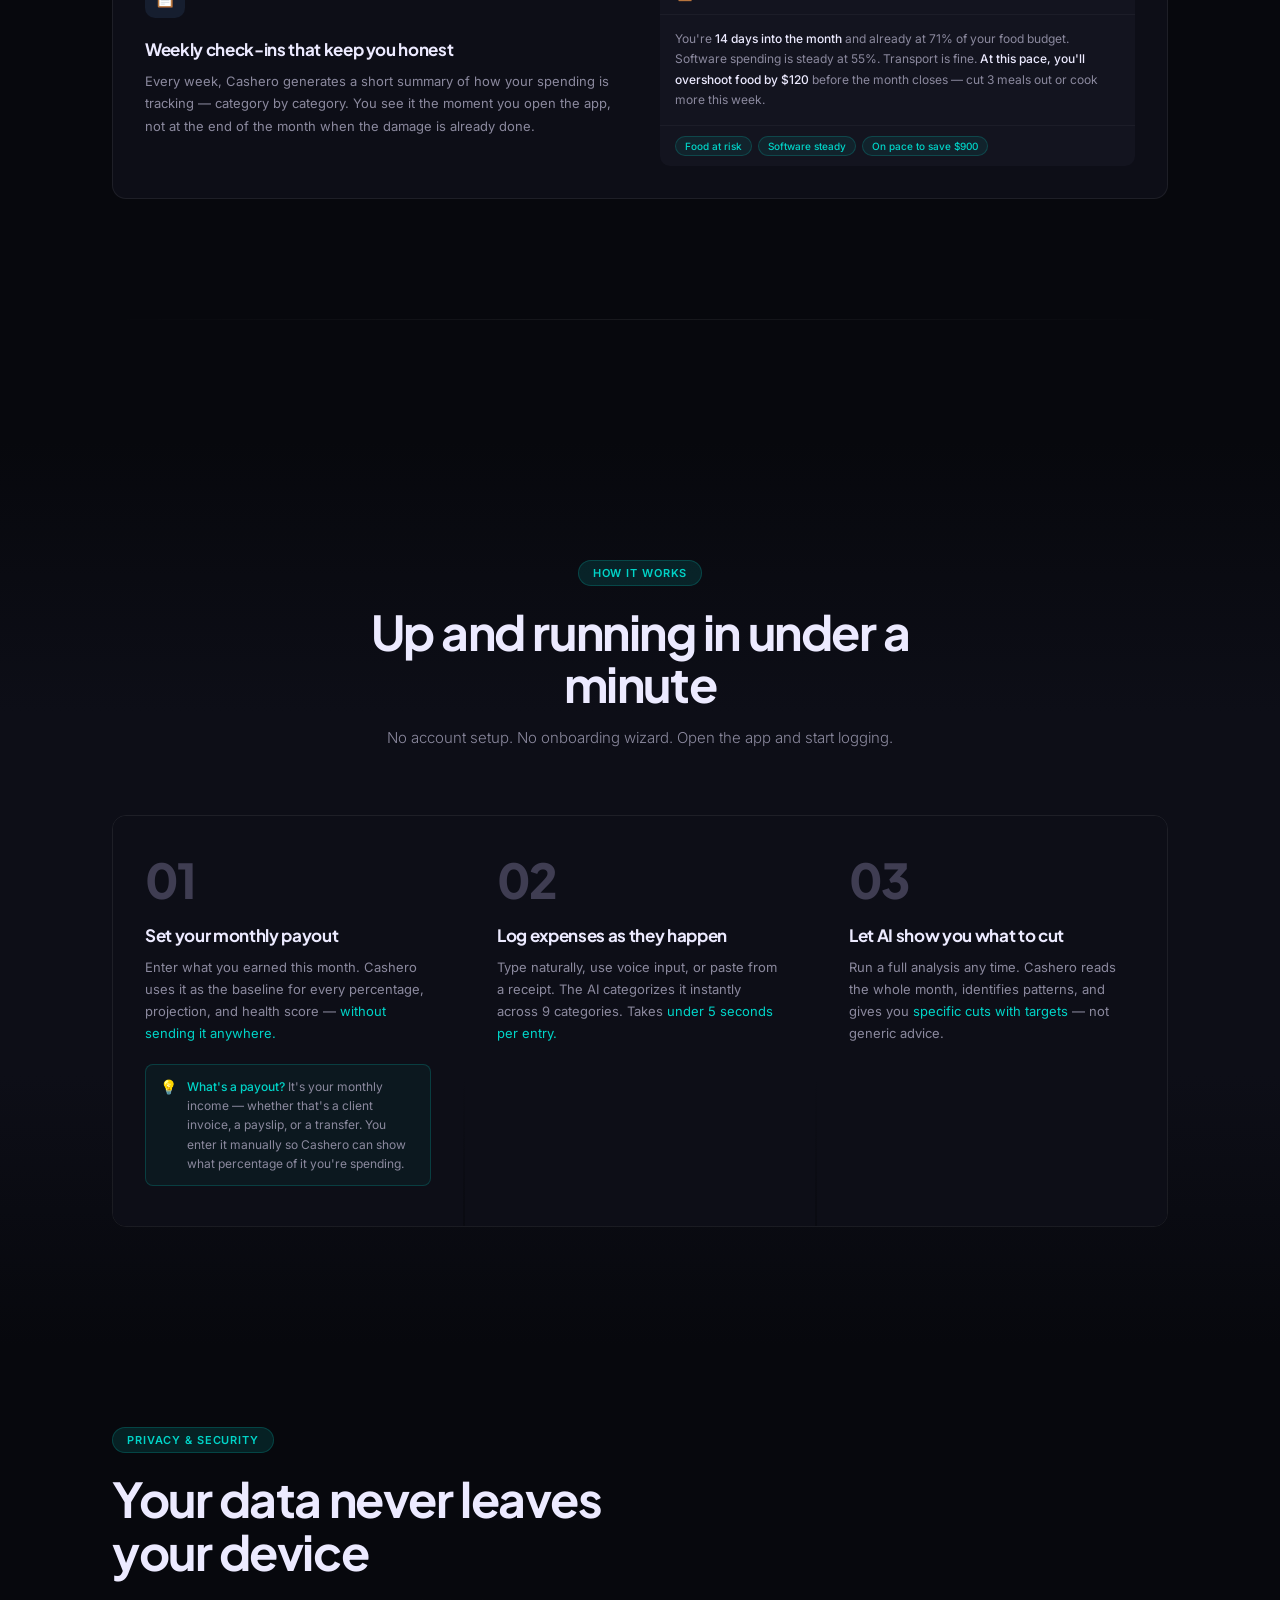
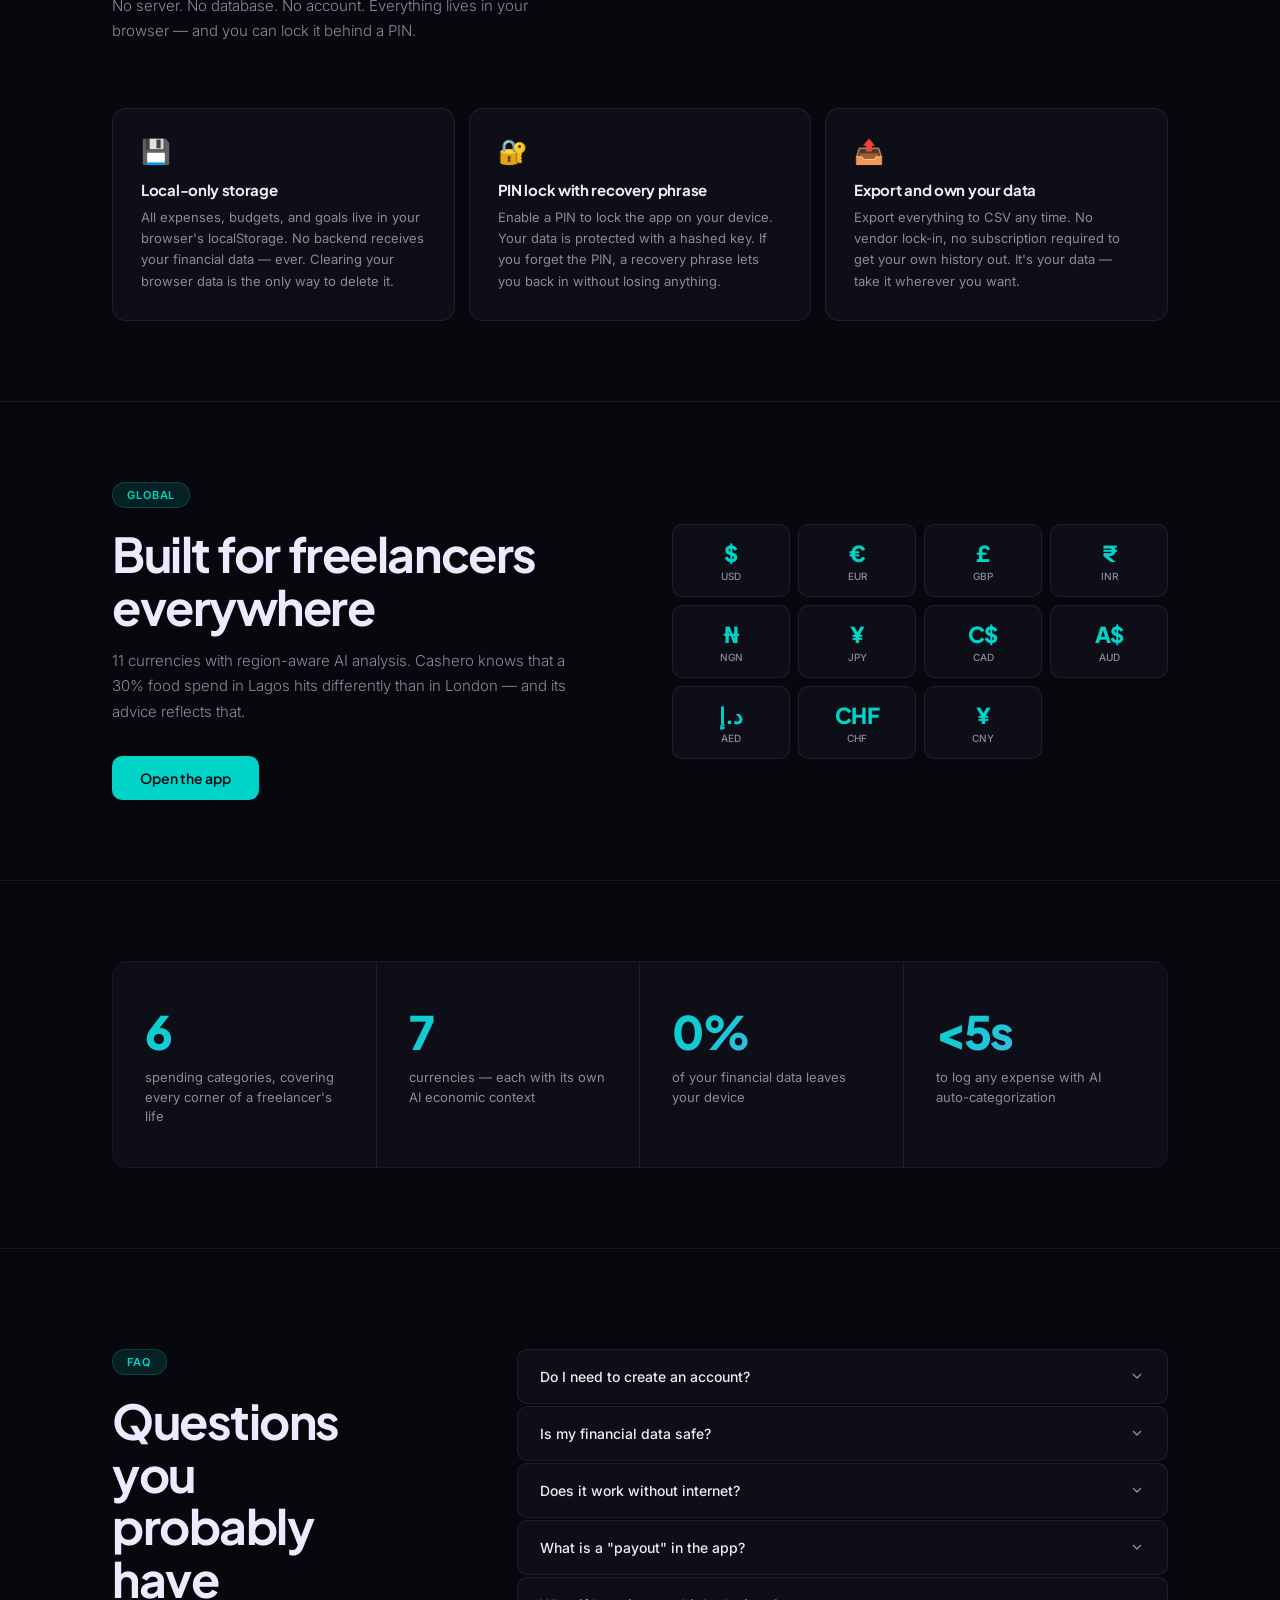
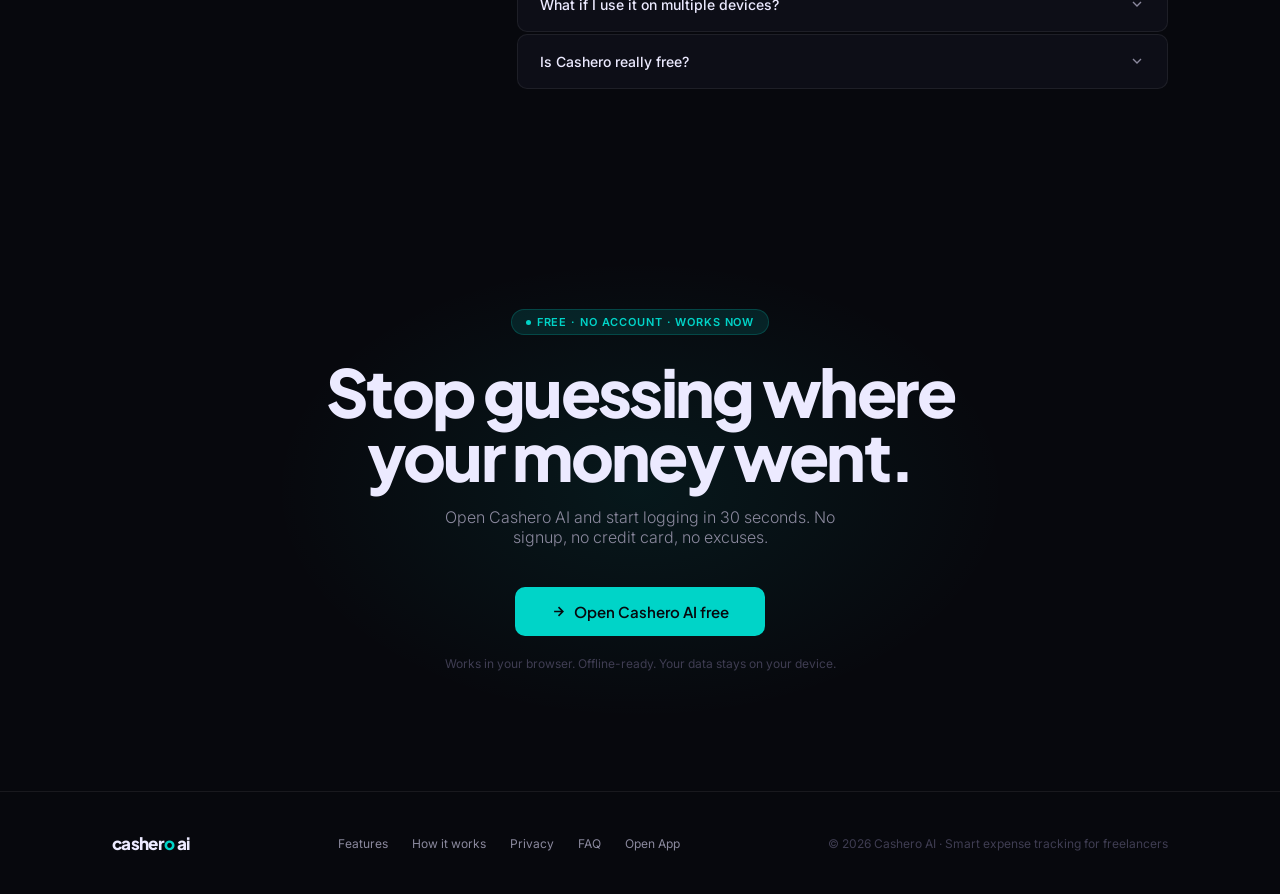
<file: cashero-landing-pro (1).html>
<!DOCTYPE html>
<html lang="en">
<head>
<meta charset="UTF-8"/>
<meta name="viewport" content="width=device-width, initial-scale=1.0"/>
<title>Cashero AI — Smart Expense Tracking for Freelancers</title>
<meta name="description" content="Cashero AI tracks every dollar you spend, spots the leaks, and delivers brutally honest financial analysis. Built for freelancers and small businesses."/>
<link rel="preconnect" href="https://fonts.googleapis.com"/>
<link rel="preconnect" href="https://fonts.gstatic.com" crossorigin/>
<link href="https://fonts.googleapis.com/css2?family=Inter:wght@300;400;500;600&family=Plus+Jakarta+Sans:wght@400;500;600;700;800&display=swap" rel="stylesheet"/>
<style>
*,*::before,*::after{box-sizing:border-box;margin:0;padding:0}

:root{
  --bg:#07080d;--bg2:#0d0e17;--bg3:#13141f;--bg4:#191a28;
  --mint:#00d4c8;--mint-dim:rgba(0,212,200,.12);--mint-line:rgba(0,212,200,.2);
  --amber:#f5a623;--red:#ff6b6b;--purple:#a78bfa;--blue:#60a5fa;
  --green:#34d399;--orange:#f97316;--pink:#f472b6;
  --text:#eceaff;--text2:#8b899e;--text3:#3f3d52;
  --border:rgba(255,255,255,.07);--border2:rgba(255,255,255,.04);
  --r:14px;--r-sm:8px;
}

html{scroll-behavior:smooth}
body{font-family:'Inter',sans-serif;background:var(--bg);color:var(--text);-webkit-font-smoothing:antialiased;overflow-x:hidden}

.display{font-family:'Plus Jakarta Sans',sans-serif;font-weight:800;letter-spacing:-.04em;line-height:.97}
.heading{font-family:'Plus Jakarta Sans',sans-serif;font-weight:700;letter-spacing:-.03em;line-height:1.1}

.container{max-width:1120px;margin:0 auto;padding:0 32px}
@media(max-width:700px){.container{padding:0 20px}}

.tag{display:inline-flex;align-items:center;gap:6px;font-size:11px;font-weight:600;letter-spacing:.08em;text-transform:uppercase;color:var(--mint);background:var(--mint-dim);border:1px solid var(--mint-line);border-radius:100px;padding:5px 14px}
.tag-dot{width:5px;height:5px;background:var(--mint);border-radius:50%;animation:blink 2s ease infinite}
@keyframes blink{0%,100%{opacity:1}50%{opacity:.3}}

/* ── BUTTONS ── */
.btn{display:inline-flex;align-items:center;justify-content:center;gap:8px;font-family:'Plus Jakarta Sans',sans-serif;font-weight:600;font-size:14px;padding:13px 28px;border-radius:10px;text-decoration:none;cursor:pointer;border:none;transition:all .2s;white-space:nowrap}
.btn-primary{background:var(--mint);color:#07080d}
.btn-primary:hover{background:#00bfb4;box-shadow:0 0 0 4px rgba(0,212,200,.18);transform:translateY(-1px)}
.btn-outline{background:transparent;color:var(--text);border:1px solid var(--border)}
.btn-outline:hover{background:var(--bg3);border-color:rgba(255,255,255,.14)}
.btn-sm{font-size:13px;padding:10px 22px}

/* ── NAV ── */
#nav{position:fixed;top:0;left:0;right:0;z-index:200;border-bottom:1px solid transparent;transition:border-color .3s,background .3s}
#nav.scrolled{background:rgba(7,8,13,.88);backdrop-filter:blur(20px);border-bottom-color:var(--border)}
.nav-inner{max-width:1120px;margin:0 auto;padding:0 32px;height:64px;display:flex;align-items:center;justify-content:space-between}
.logo{font-family:'Plus Jakarta Sans',sans-serif;font-weight:800;font-size:20px;color:var(--text);letter-spacing:-.04em;text-decoration:none}
.logo span{color:var(--mint)}
.nav-links{display:flex;align-items:center;gap:4px}
.nav-links a{font-size:13px;font-weight:500;color:var(--text2);text-decoration:none;padding:6px 14px;border-radius:7px;transition:color .2s,background .2s}
.nav-links a:hover{color:var(--text);background:var(--bg3)}
.nav-right{display:flex;align-items:center;gap:10px}

/* hamburger */
.nav-hamburger{display:none;flex-direction:column;justify-content:center;gap:5px;width:36px;height:36px;background:none;border:1px solid var(--border);border-radius:8px;cursor:pointer;padding:8px;flex-shrink:0}
.nav-hamburger span{display:block;height:1.5px;background:var(--text2);border-radius:2px;transition:all .25s}
.nav-hamburger.open span:nth-child(1){transform:translateY(6.5px) rotate(45deg)}
.nav-hamburger.open span:nth-child(2){opacity:0;transform:scaleX(0)}
.nav-hamburger.open span:nth-child(3){transform:translateY(-6.5px) rotate(-45deg)}

/* mobile drawer */
.nav-drawer{
  display:none;
  position:fixed;top:64px;left:0;right:0;z-index:199;
  background:rgba(7,8,13,.97);backdrop-filter:blur(24px);
  border-bottom:1px solid var(--border);
  padding:16px 20px 24px;
  flex-direction:column;gap:4px;
  transform:translateY(-8px);opacity:0;
  transition:transform .25s,opacity .25s;
  pointer-events:none;
}
.nav-drawer.open{transform:translateY(0);opacity:1;pointer-events:all}
.nav-drawer a{font-size:15px;font-weight:500;color:var(--text2);text-decoration:none;padding:12px 8px;border-radius:8px;transition:color .2s,background .2s}
.nav-drawer a:hover{color:var(--text);background:var(--bg3)}
.nav-drawer .drawer-cta{margin-top:12px;display:flex;flex-direction:column;gap:8px}
.nav-drawer .btn{width:100%;justify-content:center}

@media(max-width:768px){
  .nav-links{display:none}
  .nav-right .btn-outline{display:none}
  .nav-hamburger{display:flex}
  .nav-drawer{display:flex}
}
@media(max-width:700px){.nav-inner{padding:0 20px}}

/* ── HERO ── */
#hero{padding:152px 0 100px;position:relative;overflow:hidden}
.hero-grid{position:absolute;inset:0;pointer-events:none;background-image:linear-gradient(rgba(0,212,200,.03) 1px,transparent 1px),linear-gradient(90deg,rgba(0,212,200,.03) 1px,transparent 1px);background-size:56px 56px;mask-image:radial-gradient(ellipse 90% 80% at 50% 0%,black 20%,transparent 90%)}
.glow-top{position:absolute;width:900px;height:600px;top:-200px;left:50%;transform:translateX(-50%);background:radial-gradient(ellipse,rgba(0,212,200,.07) 0%,transparent 65%);pointer-events:none}
.glow-left{position:absolute;width:400px;height:400px;top:30%;left:-100px;background:radial-gradient(circle,rgba(96,165,250,.05) 0%,transparent 70%);pointer-events:none}
.glow-right{position:absolute;width:400px;height:400px;top:20%;right:-100px;background:radial-gradient(circle,rgba(167,139,250,.05) 0%,transparent 70%);pointer-events:none}

.hero-content{position:relative;z-index:2;text-align:center}
.hero-title{font-size:clamp(48px,8vw,96px);max-width:900px;margin:24px auto 0}
.hero-title .line2{background:linear-gradient(135deg,var(--mint) 0%,#60a5fa 100%);-webkit-background-clip:text;-webkit-text-fill-color:transparent;background-clip:text}
.hero-sub{font-size:clamp(15px,2vw,18px);color:var(--text2);line-height:1.7;max-width:520px;margin:24px auto 40px;font-weight:300}
.hero-actions{display:flex;gap:12px;justify-content:center;flex-wrap:wrap;margin-bottom:16px}
.hero-cta-note{font-size:12px;color:var(--text3);margin-bottom:56px}

.social-proof{display:flex;align-items:center;justify-content:center;gap:28px;flex-wrap:wrap;padding-top:16px;border-top:1px solid var(--border);max-width:560px;margin:0 auto}
.sp-item{display:flex;align-items:center;gap:8px;font-size:12px;color:var(--text2)}
.sp-icon{font-size:14px}

/* ── APP PREVIEW ── */
.app-preview{position:relative;z-index:2;max-width:880px;margin:80px auto 0}
.app-frame{background:var(--bg2);border:1px solid var(--border);border-radius:20px;overflow:hidden;box-shadow:0 0 0 1px rgba(0,212,200,.06),0 40px 120px rgba(0,0,0,.7),0 0 80px rgba(0,212,200,.04)}
.app-bar{background:var(--bg3);border-bottom:1px solid var(--border);padding:14px 20px;display:flex;align-items:center;gap:8px}
.app-dot{width:10px;height:10px;border-radius:50%}
.app-url{flex:1;text-align:center;font-size:11px;color:var(--text3);background:var(--bg4);border-radius:6px;padding:5px 12px;max-width:300px;margin:0 auto;display:flex;align-items:center;justify-content:center;gap:6px}
.app-url-dot{width:5px;height:5px;background:var(--green);border-radius:50%;animation:blink 2.5s ease infinite}
.app-body{padding:24px;display:grid;grid-template-columns:1fr 1fr 1fr;gap:12px}
@media(max-width:600px){.app-body{grid-template-columns:1fr 1fr;padding:16px;gap:8px}}
.app-stat{background:var(--bg3);border:1px solid var(--border2);border-radius:12px;padding:16px}
.app-stat-label{font-size:10px;color:var(--text2);font-weight:500;letter-spacing:.04em;margin-bottom:6px}
.app-stat-val{font-family:'Plus Jakarta Sans',sans-serif;font-size:22px;font-weight:700;letter-spacing:-.03em}
.app-stat-sub{font-size:11px;color:var(--text2);margin-top:3px}
.app-cat-row{grid-column:1/-1;display:flex;flex-direction:column;gap:6px}
.app-cat{display:flex;align-items:center;gap:10px;background:var(--bg3);border:1px solid var(--border2);border-radius:10px;padding:10px 14px}
.app-cat-dot{width:8px;height:8px;border-radius:50%;flex-shrink:0}
.app-cat-name{flex:1;font-size:12px;font-weight:500}
.app-cat-bar-wrap{flex:2;height:4px;background:var(--bg4);border-radius:2px;overflow:hidden}
.app-cat-bar{height:100%;border-radius:2px;transition:width 1.5s ease}
.app-cat-amt{font-size:12px;font-weight:600;font-family:'Plus Jakarta Sans',sans-serif;min-width:52px;text-align:right}
.app-ai{grid-column:1/-1;background:linear-gradient(135deg,rgba(0,212,200,.06),rgba(96,165,250,.04));border:1px solid var(--mint-line);border-radius:12px;padding:16px;display:flex;gap:12px;align-items:flex-start}
.app-ai-badge{font-size:10px;font-weight:700;color:#07080d;background:var(--mint);padding:3px 8px;border-radius:4px;letter-spacing:.04em;flex-shrink:0;margin-top:1px}
.app-ai-text{font-size:12px;color:var(--text2);line-height:1.6}
.app-ai-text strong{color:var(--text);font-weight:500}
/* typing cursor on the ai text */
.app-ai-cursor{display:inline-block;width:2px;height:12px;background:var(--mint);margin-left:2px;vertical-align:middle;animation:cur .9s step-end infinite}
@keyframes cur{0%,100%{opacity:1}50%{opacity:0}}

/* ── TICKER ── */
.ticker-wrap{background:var(--bg2);border-top:1px solid var(--border);border-bottom:1px solid var(--border);overflow:hidden;padding:14px 0}
.ticker-track{display:flex;animation:ticker 32s linear infinite;width:max-content}
.ticker-track:hover{animation-play-state:paused}
.ticker-item{display:flex;align-items:center;gap:12px;padding:0 36px;border-right:1px solid var(--border);font-size:12px;color:var(--text2);white-space:nowrap;font-weight:500}
.ticker-item .ic{color:var(--mint);font-size:14px}
@keyframes ticker{0%{transform:translateX(0)}100%{transform:translateX(-50%)}}

/* ── FEATURES ── */
#features{padding:120px 0}

/* section divider */
.section-divider{height:1px;background:linear-gradient(90deg,transparent,var(--border),transparent);margin-bottom:120px}

.section-header{margin-bottom:64px}
.section-header .tag{margin-bottom:20px}
.section-title{font-size:clamp(30px,4vw,48px);max-width:540px}
.section-sub{font-size:15px;color:var(--text2);line-height:1.7;max-width:460px;margin-top:14px;font-weight:300}

.features-grid{display:grid;grid-template-columns:repeat(12,1fr);gap:14px}
.fc{background:var(--bg2);border:1px solid var(--border);border-radius:var(--r);padding:32px;position:relative;overflow:hidden;transition:border-color .3s,transform .3s,box-shadow .3s}
.fc::after{content:'';position:absolute;inset:0;background:radial-gradient(ellipse 80% 50% at 50% -10%,rgba(0,212,200,.05),transparent);opacity:0;transition:opacity .4s;pointer-events:none}
.fc:hover{border-color:rgba(0,212,200,.18);transform:translateY(-3px);box-shadow:0 20px 60px rgba(0,0,0,.4),0 0 0 1px rgba(0,212,200,.05)}
.fc:hover::after{opacity:1}
.fc-icon{width:40px;height:40px;border-radius:10px;display:flex;align-items:center;justify-content:center;font-size:18px;margin-bottom:20px;flex-shrink:0}
.fc-title{font-family:'Plus Jakarta Sans',sans-serif;font-size:17px;font-weight:700;letter-spacing:-.02em;margin-bottom:10px}
.fc-desc{font-size:13px;color:var(--text2);line-height:1.75}

/* grid spans */
.fc-span-5{grid-column:span 5}
.fc-span-7{grid-column:span 7}
.fc-span-6{grid-column:span 6}
.fc-span-12{grid-column:span 12}
@media(max-width:1000px){.fc-span-5{grid-column:span 12}.fc-span-7{grid-column:span 12}}
@media(max-width:640px){.fc-span-6,.fc-span-12{grid-column:span 12}}

/* AI verdict */
.verdict{margin-top:20px;background:var(--bg3);border-radius:10px;padding:14px 16px;border-left:3px solid var(--amber)}
.verdict-eye{font-size:10px;color:var(--amber);font-weight:600;letter-spacing:.07em;margin-bottom:8px}
.verdict-body{font-size:13px;color:var(--text2);line-height:1.65;font-style:italic}
.verdict-pills{display:flex;gap:6px;margin-top:12px;flex-wrap:wrap}
.vpill{font-size:10px;font-weight:500;padding:3px 10px;border-radius:100px;background:rgba(245,166,35,.1);color:var(--amber);border:1px solid rgba(245,166,35,.2)}

/* expense list */
.exp-list{margin-top:20px;display:flex;flex-direction:column;gap:7px}
.exp-row{display:flex;align-items:center;justify-content:space-between;background:var(--bg3);border-radius:8px;padding:10px 13px;font-size:12px;opacity:0;transform:translateX(-10px);transition:opacity .4s,transform .4s}
.exp-row.in{opacity:1;transform:translateX(0)}
.exp-left{display:flex;align-items:center;gap:9px}
.exp-dot{width:7px;height:7px;border-radius:50%}
.exp-note{font-weight:500}
.exp-cat{color:var(--text2);font-size:11px}
.exp-amt{font-family:'Plus Jakarta Sans',sans-serif;font-weight:700;font-size:13px}

/* voice */
.voice-box{margin-top:20px;background:rgba(0,212,200,.05);border:1px solid var(--mint-line);border-radius:10px;padding:13px 16px;display:flex;align-items:center;gap:12px;font-size:12px;color:var(--mint)}
.waves{display:flex;align-items:center;gap:2px;height:18px;flex-shrink:0}
.wave{width:3px;background:var(--mint);border-radius:2px;animation:wav .7s ease-in-out infinite}
.wave:nth-child(1){height:4px;animation-delay:0s}.wave:nth-child(2){height:12px;animation-delay:.08s}.wave:nth-child(3){height:18px;animation-delay:.16s}.wave:nth-child(4){height:8px;animation-delay:.24s}.wave:nth-child(5){height:14px;animation-delay:.32s}.wave:nth-child(6){height:6px;animation-delay:.4s}
@keyframes wav{0%,100%{transform:scaleY(.4)}50%{transform:scaleY(1)}}

/* budget bars */
.budget-demo{margin-top:20px}
.budget-cats{display:flex;flex-direction:column;gap:10px}
.bcat{display:grid;grid-template-columns:110px 1fr 52px;align-items:center;gap:10px}
.bcat-name{font-size:11px;color:var(--text2);font-weight:500;white-space:nowrap;overflow:hidden;text-overflow:ellipsis}
.bcat-track{height:6px;background:var(--bg3);border-radius:3px;overflow:hidden}
.bcat-fill{height:100%;border-radius:3px;transition:width 1.4s cubic-bezier(.22,1,.36,1)}
.bcat-pct{font-size:11px;font-family:'Plus Jakarta Sans',sans-serif;font-weight:600;text-align:right}

/* health ring */
.health-wrap{margin-top:24px;display:flex;align-items:center;gap:24px}
.ring-container{position:relative;flex-shrink:0}
.ring-container svg{transform:rotate(-90deg)}
.ring-score{position:absolute;inset:0;display:flex;flex-direction:column;align-items:center;justify-content:center}
.ring-num{font-family:'Plus Jakarta Sans',sans-serif;font-size:26px;font-weight:800;color:var(--mint);letter-spacing:-.04em}
.ring-lbl{font-size:9px;color:var(--text2);letter-spacing:.08em;margin-top:-2px}
.ring-stats{display:flex;flex-direction:column;gap:8px}
.rstat{font-size:12px;color:var(--text2)}
.rstat strong{color:var(--text);font-family:'Plus Jakarta Sans',sans-serif;font-weight:600}

/* goals */
.goals-list{margin-top:20px;display:flex;flex-direction:column;gap:10px}
.goal-item{background:var(--bg3);border-radius:10px;padding:13px 15px}
.goal-top{display:flex;justify-content:space-between;align-items:center;margin-bottom:8px}
.goal-name{font-size:12px;font-weight:600}
.goal-pct{font-size:11px;color:var(--text2)}
.goal-bar{height:5px;background:var(--bg4);border-radius:3px;overflow:hidden}
.goal-fill{height:100%;border-radius:3px;transition:width 1.6s cubic-bezier(.22,1,.36,1)}
.goal-row2{display:flex;justify-content:space-between;margin-top:6px}
.goal-saved{font-size:11px;color:var(--text2)}
.goal-target{font-size:11px;font-family:'Plus Jakarta Sans',sans-serif;font-weight:600}

/* recurring */
.recur-list{margin-top:18px;display:flex;flex-direction:column;gap:8px}
.recur-row{display:flex;align-items:center;justify-content:space-between;background:var(--bg3);border-radius:8px;padding:10px 13px}
.recur-left{display:flex;align-items:center;gap:9px}
.recur-name{font-size:12px;font-weight:500}
.recur-freq{font-size:10px;color:var(--text2)}
.recur-amt{font-family:'Plus Jakarta Sans',sans-serif;font-weight:700;font-size:12px}

/* weekly checkin feature card */
.checkin-preview{margin-top:20px;background:var(--bg3);border-radius:10px;overflow:hidden}
.checkin-header{display:flex;align-items:center;gap:10px;padding:12px 15px;border-bottom:1px solid var(--border2)}
.checkin-week{font-size:10px;font-weight:600;color:var(--mint);letter-spacing:.06em}
.checkin-body{padding:14px 15px;font-size:12px;color:var(--text2);line-height:1.7}
.checkin-body strong{color:var(--text);font-weight:500}
.checkin-footer{display:flex;gap:6px;padding:10px 15px;border-top:1px solid var(--border2);flex-wrap:wrap}
.ck-pill{font-size:10px;font-weight:500;padding:3px 9px;border-radius:100px;background:rgba(0,212,200,.08);color:var(--mint);border:1px solid var(--mint-line)}

/* ── HOW IT WORKS ── */
#how{padding:120px 0;background:linear-gradient(to bottom,var(--bg) 0%,var(--bg2) 30%,var(--bg2) 70%,var(--bg) 100%)}
.steps{display:grid;grid-template-columns:repeat(3,1fr);gap:2px;margin-top:64px;border:1px solid var(--border);border-radius:var(--r);overflow:hidden}
@media(max-width:700px){.steps{grid-template-columns:1fr}}
.step{background:var(--bg2);padding:40px 32px;position:relative;transition:background .3s}
.step:hover{background:var(--bg3)}
.step-num{font-family:'Plus Jakarta Sans',sans-serif;font-size:48px;font-weight:800;color:var(--text3);letter-spacing:-.05em;margin-bottom:20px;line-height:1}
.step-title{font-family:'Plus Jakarta Sans',sans-serif;font-size:17px;font-weight:700;letter-spacing:-.02em;margin-bottom:10px}
.step-desc{font-size:13px;color:var(--text2);line-height:1.7}
.step-accent{color:var(--mint)}

/* payout explainer */
.payout-note{margin-top:20px;display:flex;align-items:flex-start;gap:10px;background:rgba(0,212,200,.05);border:1px solid var(--mint-line);border-radius:8px;padding:12px 14px}
.payout-note-icon{font-size:14px;flex-shrink:0;margin-top:1px}
.payout-note-text{font-size:12px;color:var(--text2);line-height:1.6}
.payout-note-text strong{color:var(--mint);font-weight:500}

/* ── SECURITY ── */
#security{padding:80px 0}
.security-grid{display:grid;grid-template-columns:repeat(3,1fr);gap:14px;margin-top:48px}
@media(max-width:700px){.security-grid{grid-template-columns:1fr}}
.sec-card{background:var(--bg2);border:1px solid var(--border);border-radius:var(--r);padding:28px}
.sec-icon{font-size:24px;margin-bottom:14px}
.sec-title{font-family:'Plus Jakarta Sans',sans-serif;font-size:15px;font-weight:700;letter-spacing:-.02em;margin-bottom:8px}
.sec-desc{font-size:13px;color:var(--text2);line-height:1.65}

/* ── GLOBAL ── */
#global{padding:80px 0;border-top:1px solid var(--border)}
.global-inner{display:grid;grid-template-columns:1fr 1fr;gap:64px;align-items:center}
@media(max-width:800px){.global-inner{grid-template-columns:1fr;gap:40px}}
.global-currencies{display:grid;grid-template-columns:repeat(4,1fr);gap:8px}
@media(max-width:500px){.global-currencies{grid-template-columns:repeat(3,1fr)}}
.cur-card{background:var(--bg2);border:1px solid var(--border);border-radius:10px;padding:14px;text-align:center;transition:border-color .25s,transform .25s}
.cur-card:hover{border-color:var(--mint-line);transform:translateY(-2px)}
.cur-symbol{font-family:'Plus Jakarta Sans',sans-serif;font-size:22px;font-weight:800;color:var(--mint);letter-spacing:-.03em}
.cur-name{font-size:10px;color:var(--text2);margin-top:3px;font-weight:500}

/* ── STATS ── */
#stats{padding:80px 0;border-top:1px solid var(--border)}
.stats-belt{display:grid;grid-template-columns:repeat(4,1fr);border:1px solid var(--border);border-radius:var(--r);overflow:hidden}
@media(max-width:700px){.stats-belt{grid-template-columns:repeat(2,1fr)}}
.stat-cell{padding:40px 32px;background:var(--bg2);border-right:1px solid var(--border);transition:background .3s}
.stat-cell:last-child{border-right:none}
.stat-cell:hover{background:var(--bg3)}
.stat-val{font-family:'Plus Jakarta Sans',sans-serif;font-size:clamp(30px,4vw,46px);font-weight:800;letter-spacing:-.05em;background:linear-gradient(135deg,var(--mint),#60a5fa);-webkit-background-clip:text;-webkit-text-fill-color:transparent;background-clip:text}
.stat-label{font-size:13px;color:var(--text2);margin-top:8px;line-height:1.5}

/* ── FAQ ── */
#faq{padding:100px 0;border-top:1px solid var(--border)}
.faq-inner{display:grid;grid-template-columns:1fr 2fr;gap:80px;align-items:start}
@media(max-width:800px){.faq-inner{grid-template-columns:1fr;gap:40px}}
.faq-list{display:flex;flex-direction:column;gap:2px}
.faq-item{border:1px solid var(--border);border-radius:10px;overflow:hidden;background:var(--bg2)}
.faq-q{display:flex;justify-content:space-between;align-items:center;padding:18px 22px;cursor:pointer;font-size:14px;font-weight:500;transition:background .2s;user-select:none;gap:12px}
.faq-q:hover{background:var(--bg3)}
.faq-chevron{flex-shrink:0;transition:transform .25s;color:var(--text2)}
.faq-item.open .faq-chevron{transform:rotate(180deg)}
.faq-a{font-size:13px;color:var(--text2);line-height:1.7;padding:0 22px;max-height:0;overflow:hidden;transition:max-height .35s cubic-bezier(.22,1,.36,1),padding .3s}
.faq-item.open .faq-a{max-height:200px;padding:0 22px 18px}

/* ── CTA ── */
#cta{padding:120px 0;text-align:center;position:relative;overflow:hidden}
.cta-glow{position:absolute;width:800px;height:500px;top:50%;left:50%;transform:translate(-50%,-50%);background:radial-gradient(ellipse,rgba(0,212,200,.08) 0%,transparent 65%);pointer-events:none}
.cta-title{font-size:clamp(36px,5.5vw,66px);max-width:700px;margin:24px auto 20px}
.cta-sub{font-size:16px;color:var(--text2);font-weight:300;max-width:420px;margin:0 auto 40px}
.cta-note{margin-top:20px;font-size:12px;color:var(--text3)}

/* ── FOOTER ── */
footer{border-top:1px solid var(--border);padding:40px 0}
.footer-inner{display:flex;align-items:center;justify-content:space-between;flex-wrap:wrap;gap:20px}
.footer-links{display:flex;gap:24px;flex-wrap:wrap}
.footer-links a{font-size:12px;color:var(--text2);text-decoration:none;transition:color .2s}
.footer-links a:hover{color:var(--text)}
.footer-copy{font-size:12px;color:var(--text3)}

/* ── SCROLL REVEAL ── */
.sr{opacity:0;transform:translateY(20px);transition:opacity .65s cubic-bezier(.22,1,.36,1),transform .65s cubic-bezier(.22,1,.36,1)}
.sr.up{opacity:1;transform:translateY(0)}
.sr-delay-1{transition-delay:.08s}.sr-delay-2{transition-delay:.16s}.sr-delay-3{transition-delay:.24s}.sr-delay-4{transition-delay:.32s}
</style>
</head>
<body>

<!-- NAV -->
<nav id="nav">
  <div class="nav-inner">
    <a href="#" class="logo">casher<span>o</span> ai</a>
    <div class="nav-links">
      <a href="#features">Features</a>
      <a href="#how">How it works</a>
      <a href="#global">Global</a>
      <a href="#security">Security</a>
      <a href="#faq">FAQ</a>
    </div>
    <div class="nav-right">
      <a href="https://cashero-ai.vercel.app" class="btn btn-primary btn-sm">Open app — it's free</a>
      <button class="nav-hamburger" id="hamburger" aria-label="Menu">
        <span></span><span></span><span></span>
      </button>
    </div>
  </div>
</nav>

<!-- MOBILE DRAWER -->
<nav class="nav-drawer" id="drawer">
  <a href="#features" class="drawer-link">Features</a>
  <a href="#how" class="drawer-link">How it works</a>
  <a href="#global" class="drawer-link">Global</a>
  <a href="#security" class="drawer-link">Security</a>
  <a href="#faq" class="drawer-link">FAQ</a>
  <div class="drawer-cta">
    <a href="https://cashero-ai.vercel.app" class="btn btn-primary">Open app — it's free</a>
  </div>
</nav>

<!-- HERO -->
<section id="hero">
  <div class="hero-grid"></div>
  <div class="glow-top"></div>
  <div class="glow-left"></div>
  <div class="glow-right"></div>
  <div class="container">
    <div class="hero-content">
      <div class="tag sr"><span class="tag-dot"></span>AI-powered · Free to use · No signup</div>
      <h1 class="display hero-title sr sr-delay-1">
        Your money,<br><span class="line2">finally honest.</span>
      </h1>
      <p class="hero-sub sr sr-delay-2">
        Cashero AI tracks your expenses, spots overspending before it hurts, and delivers the kind of financial analysis your bank will never give you.
      </p>
      <div class="hero-actions sr sr-delay-3">
        <a href="https://cashero-ai.vercel.app" class="btn btn-primary">
          <svg width="15" height="15" viewBox="0 0 24 24" fill="none" stroke="currentColor" stroke-width="2.5"><path d="M5 12h14M12 5l7 7-7 7"/></svg>
          Open the app — it's free
        </a>
        <a href="#features" class="btn btn-outline">See all features</a>
      </div>
      <div class="hero-cta-note sr sr-delay-3">No account. No credit card. Works instantly in your browser.</div>
      <div class="social-proof sr sr-delay-4">
        <div class="sp-item"><span class="sp-icon">🔒</span> Data stays on your device</div>
        <div class="sp-item"><span class="sp-icon">📵</span> Works offline</div>
        <div class="sp-item"><span class="sp-icon">🌍</span> 11 currencies</div>
        <div class="sp-item"><span class="sp-icon">⚡</span> AI analysis in seconds</div>
      </div>
    </div>
    <div class="app-preview sr">
      <div class="app-frame">
        <div class="app-bar">
          <div class="app-dot" style="background:#ff5f57"></div>
          <div class="app-dot" style="background:#febc2e"></div>
          <div class="app-dot" style="background:#28c840"></div>
          <div class="app-url"><span class="app-url-dot"></span>cashero-ai.vercel.app</div>
        </div>
        <div class="app-body">
          <div class="app-stat">
            <div class="app-stat-label">PAYOUT</div>
            <div class="app-stat-val" style="color:var(--blue)">$4,000</div>
            <div class="app-stat-sub">This month's income</div>
          </div>
          <div class="app-stat">
            <div class="app-stat-label">SPENT</div>
            <div class="app-stat-val" style="color:var(--red)">$2,847</div>
            <div class="app-stat-sub">71.2% of income</div>
          </div>
          <div class="app-stat">
            <div class="app-stat-label">SAVED</div>
            <div class="app-stat-val" style="color:var(--mint)">$1,153</div>
            <div class="app-stat-sub">28.8% rate · on track</div>
          </div>
          <div class="app-cat-row">
            <div class="app-cat">
              <div class="app-cat-dot" style="background:#ff6b6b"></div>
              <div class="app-cat-name">Food & Dining</div>
              <div class="app-cat-bar-wrap"><div class="app-cat-bar" style="width:0%;background:#ff6b6b" data-w="80"></div></div>
              <div class="app-cat-amt" style="color:#ff6b6b">$640</div>
            </div>
            <div class="app-cat">
              <div class="app-cat-dot" style="background:#60a5fa"></div>
              <div class="app-cat-name">Software & Tools</div>
              <div class="app-cat-bar-wrap"><div class="app-cat-bar" style="width:0%;background:#60a5fa" data-w="55"></div></div>
              <div class="app-cat-amt" style="color:#60a5fa">$440</div>
            </div>
            <div class="app-cat">
              <div class="app-cat-dot" style="background:#00d4c8"></div>
              <div class="app-cat-name">Transport</div>
              <div class="app-cat-bar-wrap"><div class="app-cat-bar" style="width:0%;background:#00d4c8" data-w="38"></div></div>
              <div class="app-cat-amt" style="color:#00d4c8">$305</div>
            </div>
          </div>
          <div class="app-ai">
            <div class="app-ai-badge">AI</div>
            <div class="app-ai-text" id="ai-typetext">
              <strong>Verdict:</strong> You're allocating 16% of income to software tools. That $440 includes 3 tools you haven't opened this month — cut them and pocket <strong>$87/mo</strong>.<span class="app-ai-cursor"></span>
            </div>
          </div>
        </div>
      </div>
    </div>
  </div>
</section>

<!-- TICKER -->
<div class="ticker-wrap">
  <div class="ticker-track">
    <div class="ticker-item"><span class="ic">⚡</span> Instant AI Parsing</div>
    <div class="ticker-item"><span class="ic">🎯</span> Budget Alerts at 80% & 100%</div>
    <div class="ticker-item"><span class="ic">🧠</span> Monthly AI Analysis</div>
    <div class="ticker-item"><span class="ic">↺</span> Recurring Expense Tracker</div>
    <div class="ticker-item"><span class="ic">🏆</span> Savings Goals</div>
    <div class="ticker-item"><span class="ic">📊</span> Financial Health Score</div>
    <div class="ticker-item"><span class="ic">📤</span> CSV Export</div>
    <div class="ticker-item"><span class="ic">🔒</span> PIN Lock & Recovery</div>
    <div class="ticker-item"><span class="ic">🌍</span> 11 Global Currencies</div>
    <div class="ticker-item"><span class="ic">📵</span> Offline-ready PWA</div>
    <div class="ticker-item"><span class="ic">📋</span> Weekly Check-ins</div>
    <div class="ticker-item"><span class="ic">🌙</span> Dark & Light Mode</div>
    <div class="ticker-item"><span class="ic">⚡</span> Instant AI Parsing</div>
    <div class="ticker-item"><span class="ic">🎯</span> Budget Alerts at 80% & 100%</div>
    <div class="ticker-item"><span class="ic">🧠</span> Monthly AI Analysis</div>
    <div class="ticker-item"><span class="ic">↺</span> Recurring Expense Tracker</div>
    <div class="ticker-item"><span class="ic">🏆</span> Savings Goals</div>
    <div class="ticker-item"><span class="ic">📊</span> Financial Health Score</div>
    <div class="ticker-item"><span class="ic">📤</span> CSV Export</div>
    <div class="ticker-item"><span class="ic">🔒</span> PIN Lock & Recovery</div>
    <div class="ticker-item"><span class="ic">🌍</span> 11 Global Currencies</div>
    <div class="ticker-item"><span class="ic">📵</span> Offline-ready PWA</div>
    <div class="ticker-item"><span class="ic">📋</span> Weekly Check-ins</div>
    <div class="ticker-item"><span class="ic">🌙</span> Dark & Light Mode</div>
  </div>
</div>

<!-- FEATURES -->
<section id="features">
  <div class="container">
    <div class="section-header sr">
      <div class="tag">Features</div>
      <h2 class="heading section-title">Everything a freelancer needs to stay in control</h2>
      <p class="section-sub">No accounting degree. No bloated dashboards. Just the tools that keep your money visible and your stress low.</p>
    </div>
    <div class="features-grid">

      <!-- AI verdict -->
      <div class="fc fc-span-5 sr">
        <div class="fc-icon" style="background:rgba(245,166,35,.1)">🧠</div>
        <div class="fc-title">AI that doesn't sugarcoat</div>
        <div class="fc-desc">Every month, Cashero reads your full spending history and delivers a verdict — brutally honest, region-aware, and specific to your categories.</div>
        <div class="verdict">
          <div class="verdict-eye">THIS MONTH'S VERDICT</div>
          <div class="verdict-body">"You spent 32% of your income on food. Either you eat like a Michelin judge or you're stress-eating your savings. Either way, it ends now."</div>
          <div class="verdict-pills">
            <div class="vpill">Cut Food 20%</div>
            <div class="vpill">Cancel 2 subs</div>
            <div class="vpill">Save $340 more</div>
          </div>
        </div>
      </div>

      <!-- Log expenses -->
      <div class="fc fc-span-7 sr sr-delay-1">
        <div class="fc-icon" style="background:rgba(0,212,200,.1)">⚡</div>
        <div class="fc-title">Log expenses in seconds</div>
        <div class="fc-desc">Type naturally or speak it. "Lunch $24 Nandos" — Cashero picks the category, amount, and date automatically. No menus to tap through.</div>
        <div class="exp-list" id="exp-list">
          <div class="exp-row" style="transition-delay:.05s">
            <div class="exp-left"><div class="exp-dot" style="background:#ff6b6b"></div><div><div class="exp-note">Nandos lunch</div><div class="exp-cat">Food & Dining</div></div></div>
            <div class="exp-amt">$24.00</div>
          </div>
          <div class="exp-row" style="transition-delay:.15s">
            <div class="exp-left"><div class="exp-dot" style="background:#60a5fa"></div><div><div class="exp-note">GitHub Pro</div><div class="exp-cat">Software & Tools</div></div></div>
            <div class="exp-amt">$4.00</div>
          </div>
          <div class="exp-row" style="transition-delay:.25s">
            <div class="exp-left"><div class="exp-dot" style="background:#00d4c8"></div><div><div class="exp-note">Uber to client</div><div class="exp-cat">Transport</div></div></div>
            <div class="exp-amt">$9.50</div>
          </div>
          <div class="exp-row" style="transition-delay:.35s">
            <div class="exp-left"><div class="exp-dot" style="background:#a78bfa"></div><div><div class="exp-note">Spotify Premium</div><div class="exp-cat">Entertainment</div></div></div>
            <div class="exp-amt">$11.99</div>
          </div>
        </div>
        <div class="voice-box">
          <div class="waves"><div class="wave"></div><div class="wave"></div><div class="wave"></div><div class="wave"></div><div class="wave"></div><div class="wave"></div></div>
          "Add $49 software expense for Figma Pro"
        </div>
      </div>

      <!-- Budget alerts -->
      <div class="fc fc-span-7 sr">
        <div class="fc-icon" style="background:rgba(245,166,35,.1)">🎯</div>
        <div class="fc-title">Budgets that warn you before it's too late</div>
        <div class="fc-desc">Set spending limits per category. Get notified at 80% and 100%. End-of-month projections show if you're heading for trouble before you get there.</div>
        <div class="budget-demo">
          <div class="budget-cats" id="bcats">
            <div class="bcat"><div class="bcat-name">Food & Dining</div><div class="bcat-track"><div class="bcat-fill" style="width:0%;background:#ff6b6b" data-w="84"></div></div><div class="bcat-pct" style="color:#ff6b6b">84%</div></div>
            <div class="bcat"><div class="bcat-name">Software & Tools</div><div class="bcat-track"><div class="bcat-fill" style="width:0%;background:#60a5fa" data-w="55"></div></div><div class="bcat-pct" style="color:#60a5fa">55%</div></div>
            <div class="bcat"><div class="bcat-name">Transport</div><div class="bcat-track"><div class="bcat-fill" style="width:0%;background:#00d4c8" data-w="38"></div></div><div class="bcat-pct" style="color:#00d4c8">38%</div></div>
            <div class="bcat"><div class="bcat-name">Health</div><div class="bcat-track"><div class="bcat-fill" style="width:0%;background:#fbbf24" data-w="22"></div></div><div class="bcat-pct" style="color:#fbbf24">22%</div></div>
          </div>
        </div>
      </div>

      <!-- Health score -->
      <div class="fc fc-span-5 sr sr-delay-1">
        <div class="fc-icon" style="background:rgba(96,165,250,.1)">📊</div>
        <div class="fc-title">Financial health score</div>
        <div class="fc-desc">A live score from your savings rate, budget adherence, and category balance. One number that tells the full story.</div>
        <div class="health-wrap">
          <div class="ring-container">
            <svg width="110" height="110" viewBox="0 0 110 110">
              <circle cx="55" cy="55" r="44" fill="none" stroke="var(--bg3)" stroke-width="9"/>
              <circle id="ring-arc" cx="55" cy="55" r="44" fill="none" stroke="url(#rg)" stroke-width="9" stroke-dasharray="276.5" stroke-dashoffset="276.5" stroke-linecap="round"/>
              <defs><linearGradient id="rg" x1="0%" y1="0%" x2="100%" y2="100%"><stop offset="0%" stop-color="#00d4c8"/><stop offset="100%" stop-color="#60a5fa"/></linearGradient></defs>
            </svg>
            <div class="ring-score"><div class="ring-num" id="ring-num">0</div><div class="ring-lbl">SCORE</div></div>
          </div>
          <div class="ring-stats">
            <div class="rstat">Savings rate <strong style="color:var(--mint)">28%</strong></div>
            <div class="rstat">Budget use <strong style="color:var(--amber)">78%</strong></div>
            <div class="rstat">Biggest risk <strong style="color:var(--red)">Food</strong></div>
            <div class="rstat">Trend <strong>Stable ↗</strong></div>
          </div>
        </div>
      </div>

      <!-- Savings goals -->
      <div class="fc fc-span-6 sr">
        <div class="fc-icon" style="background:rgba(52,211,153,.1)">🏆</div>
        <div class="fc-title">Savings goals you can actually track</div>
        <div class="fc-desc">Set a target, log your progress, watch the bar move. Deadlines keep you honest, and Cashero flags when you're falling behind.</div>
        <div class="goals-list" id="goals-list">
          <div class="goal-item">
            <div class="goal-top"><div class="goal-name">Emergency fund</div><div class="goal-pct">68%</div></div>
            <div class="goal-bar"><div class="goal-fill" style="width:0%;background:var(--green)" data-w="68"></div></div>
            <div class="goal-row2"><div class="goal-saved">$3,400 saved</div><div class="goal-target">$5,000 goal</div></div>
          </div>
          <div class="goal-item">
            <div class="goal-top"><div class="goal-name">New MacBook</div><div class="goal-pct">41%</div></div>
            <div class="goal-bar"><div class="goal-fill" style="width:0%;background:var(--blue)" data-w="41"></div></div>
            <div class="goal-row2"><div class="goal-saved">$820 saved</div><div class="goal-target">$2,000 goal</div></div>
          </div>
        </div>
      </div>

      <!-- Recurring -->
      <div class="fc fc-span-6 sr sr-delay-1">
        <div class="fc-icon" style="background:rgba(244,114,182,.1)">↺</div>
        <div class="fc-title">Stop forgetting what you're paying for</div>
        <div class="fc-desc">Log subscriptions once. Cashero tracks them, reminds you before billing, and shows the annual total that's quietly bleeding you dry.</div>
        <div class="recur-list">
          <div class="recur-row"><div class="recur-left"><div class="exp-dot" style="background:#60a5fa"></div><div><div class="recur-name">Figma Pro</div><div class="recur-freq">monthly</div></div></div><div class="recur-amt" style="color:#60a5fa">$15/mo</div></div>
          <div class="recur-row"><div class="recur-left"><div class="exp-dot" style="background:#a78bfa"></div><div><div class="recur-name">Notion</div><div class="recur-freq">monthly</div></div></div><div class="recur-amt" style="color:#a78bfa">$16/mo</div></div>
          <div class="recur-row"><div class="recur-left"><div class="exp-dot" style="background:#f472b6"></div><div><div class="recur-name">Adobe CC</div><div class="recur-freq">monthly</div></div></div><div class="recur-amt" style="color:#f472b6">$55/mo</div></div>
          <div class="recur-row" style="background:rgba(255,107,107,.06);border:1px solid rgba(255,107,107,.15);border-radius:8px"><div class="recur-left"><span style="font-size:11px;color:var(--text2)">Annual bleed:</span></div><div class="recur-amt" style="color:var(--red)">$1,032/yr</div></div>
        </div>
      </div>

      <!-- Weekly check-in — new card -->
      <div class="fc fc-span-12 sr">
        <div style="display:grid;grid-template-columns:1fr 1fr;gap:40px;align-items:center">
          <div>
            <div class="fc-icon" style="background:rgba(96,165,250,.1)">📋</div>
            <div class="fc-title">Weekly check-ins that keep you honest</div>
            <div class="fc-desc">Every week, Cashero generates a short summary of how your spending is tracking — category by category. You see it the moment you open the app, not at the end of the month when the damage is already done.</div>
          </div>
          <div class="checkin-preview">
            <div class="checkin-header">
              <span style="font-size:16px">📋</span>
              <span class="checkin-week">WEEK 2 CHECK-IN · JUNE 2026</span>
            </div>
            <div class="checkin-body">
              You're <strong>14 days into the month</strong> and already at 71% of your food budget. Software spending is steady at 55%. Transport is fine. <strong>At this pace, you'll overshoot food by $120</strong> before the month closes — cut 3 meals out or cook more this week.
            </div>
            <div class="checkin-footer">
              <div class="ck-pill">Food at risk</div>
              <div class="ck-pill">Software steady</div>
              <div class="ck-pill">On pace to save $900</div>
            </div>
          </div>
        </div>
      </div>

    </div>
  </div>
</section>

<!-- SECTION DIVIDER -->
<div class="container"><div class="section-divider"></div></div>

<!-- HOW IT WORKS -->
<section id="how">
  <div class="container">
    <div class="section-header sr" style="text-align:center;max-width:540px;margin-left:auto;margin-right:auto">
      <div class="tag">How it works</div>
      <h2 class="heading section-title" style="max-width:100%">Up and running in under a minute</h2>
      <p class="section-sub" style="max-width:100%">No account setup. No onboarding wizard. Open the app and start logging.</p>
    </div>
    <div class="steps">
      <div class="step sr">
        <div class="step-num">01</div>
        <div class="step-title">Set your monthly payout</div>
        <div class="step-desc">Enter what you earned this month. Cashero uses it as the baseline for every percentage, projection, and health score — <span class="step-accent">without sending it anywhere.</span></div>
        <div class="payout-note">
          <div class="payout-note-icon">💡</div>
          <div class="payout-note-text"><strong>What's a payout?</strong> It's your monthly income — whether that's a client invoice, a payslip, or a transfer. You enter it manually so Cashero can show what percentage of it you're spending.</div>
        </div>
      </div>
      <div class="step sr sr-delay-1">
        <div class="step-num">02</div>
        <div class="step-title">Log expenses as they happen</div>
        <div class="step-desc">Type naturally, use voice input, or paste from a receipt. The AI categorizes it instantly across 9 categories. Takes <span class="step-accent">under 5 seconds per entry.</span></div>
      </div>
      <div class="step sr sr-delay-2">
        <div class="step-num">03</div>
        <div class="step-title">Let AI show you what to cut</div>
        <div class="step-desc">Run a full analysis any time. Cashero reads the whole month, identifies patterns, and gives you <span class="step-accent">specific cuts with targets</span> — not generic advice.</div>
      </div>
    </div>
  </div>
</section>

<!-- SECURITY -->
<section id="security">
  <div class="container">
    <div class="section-header sr">
      <div class="tag">Privacy & Security</div>
      <h2 class="heading section-title">Your data never leaves your device</h2>
      <p class="section-sub">No server. No database. No account. Everything lives in your browser — and you can lock it behind a PIN.</p>
    </div>
    <div class="security-grid">
      <div class="sec-card sr">
        <div class="sec-icon">💾</div>
        <div class="sec-title">Local-only storage</div>
        <div class="sec-desc">All expenses, budgets, and goals live in your browser's localStorage. No backend receives your financial data — ever. Clearing your browser data is the only way to delete it.</div>
      </div>
      <div class="sec-card sr sr-delay-1">
        <div class="sec-icon">🔐</div>
        <div class="sec-title">PIN lock with recovery phrase</div>
        <div class="sec-desc">Enable a PIN to lock the app on your device. Your data is protected with a hashed key. If you forget the PIN, a recovery phrase lets you back in without losing anything.</div>
      </div>
      <div class="sec-card sr sr-delay-2">
        <div class="sec-icon">📤</div>
        <div class="sec-title">Export and own your data</div>
        <div class="sec-desc">Export everything to CSV any time. No vendor lock-in, no subscription required to get your own history out. It's your data — take it wherever you want.</div>
      </div>
    </div>
  </div>
</section>

<!-- GLOBAL -->
<section id="global">
  <div class="container">
    <div class="global-inner">
      <div class="sr">
        <div class="tag">Global</div>
        <h2 class="heading section-title" style="margin-top:20px">Built for freelancers everywhere</h2>
        <p class="section-sub">11 currencies with region-aware AI analysis. Cashero knows that a 30% food spend in Lagos hits differently than in London — and its advice reflects that.</p>
        <a href="https://cashero-ai.vercel.app" class="btn btn-primary" style="margin-top:32px">Open the app</a>
      </div>
      <div class="global-currencies sr sr-delay-1">
        <div class="cur-card"><div class="cur-symbol">$</div><div class="cur-name">USD</div></div>
        <div class="cur-card"><div class="cur-symbol">€</div><div class="cur-name">EUR</div></div>
        <div class="cur-card"><div class="cur-symbol">£</div><div class="cur-name">GBP</div></div>
        <div class="cur-card"><div class="cur-symbol">₹</div><div class="cur-name">INR</div></div>
        <div class="cur-card"><div class="cur-symbol">₦</div><div class="cur-name">NGN</div></div>
        <div class="cur-card"><div class="cur-symbol">¥</div><div class="cur-name">JPY</div></div>
        <div class="cur-card"><div class="cur-symbol">C$</div><div class="cur-name">CAD</div></div>
        <div class="cur-card"><div class="cur-symbol">A$</div><div class="cur-name">AUD</div></div>
        <div class="cur-card"><div class="cur-symbol">د.إ</div><div class="cur-name">AED</div></div>
        <div class="cur-card"><div class="cur-symbol">CHF</div><div class="cur-name">CHF</div></div>
        <div class="cur-card"><div class="cur-symbol">¥</div><div class="cur-name">CNY</div></div>
      </div>
    </div>
  </div>
</section>

<!-- STATS -->
<section id="stats">
  <div class="container">
    <div class="stats-belt sr">
      <div class="stat-cell">
        <div class="stat-val" id="s1">0</div>
        <div class="stat-label">spending categories, covering every corner of a freelancer's life</div>
      </div>
      <div class="stat-cell">
        <div class="stat-val" id="s2">0</div>
        <div class="stat-label">currencies — each with its own AI economic context</div>
      </div>
      <div class="stat-cell">
        <div class="stat-val" id="s3">0%</div>
        <div class="stat-label">of your financial data leaves your device</div>
      </div>
      <div class="stat-cell">
        <div class="stat-val">&lt;5s</div>
        <div class="stat-label">to log any expense with AI auto-categorization</div>
      </div>
    </div>
  </div>
</section>

<!-- FAQ -->
<section id="faq">
  <div class="container">
    <div class="faq-inner">
      <div class="sr">
        <div class="tag">FAQ</div>
        <h2 class="heading section-title" style="margin-top:20px;max-width:280px">Questions you probably have</h2>
      </div>
      <div class="faq-list sr sr-delay-1">
        <div class="faq-item">
          <div class="faq-q">Do I need to create an account?
            <svg class="faq-chevron" width="16" height="16" viewBox="0 0 24 24" fill="none" stroke="currentColor" stroke-width="2"><path d="M6 9l6 6 6-6"/></svg>
          </div>
          <div class="faq-a">No. Cashero runs entirely in your browser with no account, no email, and no signup. Open the app and start immediately. Your data is saved locally on your device.</div>
        </div>
        <div class="faq-item">
          <div class="faq-q">Is my financial data safe?
            <svg class="faq-chevron" width="16" height="16" viewBox="0 0 24 24" fill="none" stroke="currentColor" stroke-width="2"><path d="M6 9l6 6 6-6"/></svg>
          </div>
          <div class="faq-a">Yes. Everything is stored in your browser's localStorage — no server ever receives your expenses, budgets, or payouts. You can also enable a PIN lock with a recovery phrase for extra protection.</div>
        </div>
        <div class="faq-item">
          <div class="faq-q">Does it work without internet?
            <svg class="faq-chevron" width="16" height="16" viewBox="0 0 24 24" fill="none" stroke="currentColor" stroke-width="2"><path d="M6 9l6 6 6-6"/></svg>
          </div>
          <div class="faq-a">Yes. Cashero is a Progressive Web App (PWA) and caches itself for offline use. You can log expenses, view your dashboard, and check budgets without a connection. AI analysis requires internet.</div>
        </div>
        <div class="faq-item">
          <div class="faq-q">What is a "payout" in the app?
            <svg class="faq-chevron" width="16" height="16" viewBox="0 0 24 24" fill="none" stroke="currentColor" stroke-width="2"><path d="M6 9l6 6 6-6"/></svg>
          </div>
          <div class="faq-a">Your payout is your monthly income — a client payment, a salary transfer, or any money that came in. You enter it manually at the start of each month. Cashero uses it to calculate your savings rate, spending percentages, and health score.</div>
        </div>
        <div class="faq-item">
          <div class="faq-q">What if I use it on multiple devices?
            <svg class="faq-chevron" width="16" height="16" viewBox="0 0 24 24" fill="none" stroke="currentColor" stroke-width="2"><path d="M6 9l6 6 6-6"/></svg>
          </div>
          <div class="faq-a">Since data is stored locally, each device has its own separate data. You can export a CSV from one device and use it as a reference on another. Cross-device sync is not currently available.</div>
        </div>
        <div class="faq-item">
          <div class="faq-q">Is Cashero really free?
            <svg class="faq-chevron" width="16" height="16" viewBox="0 0 24 24" fill="none" stroke="currentColor" stroke-width="2"><path d="M6 9l6 6 6-6"/></svg>
          </div>
          <div class="faq-a">Yes, completely. There is no paid plan, no trial period, and no hidden upgrade wall. The AI analysis features are included at no cost.</div>
        </div>
      </div>
    </div>
  </div>
</section>

<!-- CTA -->
<section id="cta">
  <div class="cta-glow"></div>
  <div class="container">
    <div class="tag sr"><span class="tag-dot"></span>Free · No account · Works now</div>
    <h2 class="display cta-title sr sr-delay-1">Stop guessing where<br>your money went.</h2>
    <p class="cta-sub sr sr-delay-2">Open Cashero AI and start logging in 30 seconds. No signup, no credit card, no excuses.</p>
    <a href="https://cashero-ai.vercel.app" class="btn btn-primary sr sr-delay-3" style="font-size:15px;padding:15px 36px">
      <svg width="15" height="15" viewBox="0 0 24 24" fill="none" stroke="currentColor" stroke-width="2.5"><path d="M5 12h14M12 5l7 7-7 7"/></svg>
      Open Cashero AI free
    </a>
    <div class="cta-note sr sr-delay-4">Works in your browser. Offline-ready. Your data stays on your device.</div>
  </div>
</section>

<!-- FOOTER -->
<footer>
  <div class="container">
    <div class="footer-inner">
      <a href="#" class="logo" style="font-size:17px">casher<span>o</span> ai</a>
      <div class="footer-links">
        <a href="#features">Features</a>
        <a href="#how">How it works</a>
        <a href="#security">Privacy</a>
        <a href="#faq">FAQ</a>
        <a href="https://cashero-ai.vercel.app">Open App</a>
      </div>
      <div class="footer-copy">© 2026 Cashero AI · Smart expense tracking for freelancers</div>
    </div>
  </div>
</footer>

<script>
/* ── NAV SCROLL ── */
const nav = document.getElementById('nav');
window.addEventListener('scroll', () => {
  nav.classList.toggle('scrolled', window.scrollY > 20);
}, {passive:true});

/* ── MOBILE HAMBURGER ── */
const hamburger = document.getElementById('hamburger');
const drawer = document.getElementById('drawer');
hamburger.addEventListener('click', () => {
  const open = drawer.classList.toggle('open');
  hamburger.classList.toggle('open', open);
  document.body.style.overflow = open ? 'hidden' : '';
});
drawer.querySelectorAll('a').forEach(a => {
  a.addEventListener('click', () => {
    drawer.classList.remove('open');
    hamburger.classList.remove('open');
    document.body.style.overflow = '';
  });
});

/* ── SCROLL REVEAL ── */
const srObs = new IntersectionObserver(entries => {
  entries.forEach(e => { if (e.isIntersecting) e.target.classList.add('up'); });
}, { threshold: 0.1 });
document.querySelectorAll('.sr').forEach(el => srObs.observe(el));

/* ── APP PREVIEW BARS ── */
const appObs = new IntersectionObserver(entries => {
  entries.forEach(e => {
    if (e.isIntersecting) {
      e.target.querySelectorAll('.app-cat-bar').forEach(b => {
        setTimeout(() => { b.style.width = b.dataset.w + '%'; }, 300);
      });
      appObs.disconnect();
    }
  });
}, { threshold: 0.3 });
const appFrame = document.querySelector('.app-frame');
if (appFrame) appObs.observe(appFrame);

/* ── EXPENSE LIST ANIMATE ── */
const expObs = new IntersectionObserver(entries => {
  entries.forEach(e => {
    if (e.isIntersecting) {
      e.target.querySelectorAll('.exp-row').forEach((row, i) => {
        setTimeout(() => row.classList.add('in'), 100 + i * 120);
      });
      expObs.disconnect();
    }
  });
}, { threshold: 0.3 });
const expList = document.getElementById('exp-list');
if (expList) expObs.observe(expList);

/* ── BUDGET BARS ── */
const bObs = new IntersectionObserver(entries => {
  entries.forEach(e => {
    if (e.isIntersecting) {
      e.target.querySelectorAll('.bcat-fill').forEach((b, i) => {
        setTimeout(() => { b.style.width = b.dataset.w + '%'; }, 200 + i * 100);
      });
      bObs.disconnect();
    }
  });
}, { threshold: 0.3 });
const bcats = document.getElementById('bcats');
if (bcats) bObs.observe(bcats);

/* ── HEALTH RING ── */
const ringObs = new IntersectionObserver(entries => {
  entries.forEach(e => {
    if (e.isIntersecting) {
      const arc = document.getElementById('ring-arc');
      const num = document.getElementById('ring-num');
      const score = 74;
      const offset = 276.5 - (score / 100) * 276.5;
      let n = 0; const step = score / 60;
      const tick = () => { n = Math.min(n + step, score); num.textContent = Math.round(n); if (n < score) requestAnimationFrame(tick); };
      setTimeout(() => { arc.style.transition = 'stroke-dashoffset 1.4s cubic-bezier(.22,1,.36,1)'; arc.style.strokeDashoffset = offset; tick(); }, 300);
      ringObs.disconnect();
    }
  });
}, { threshold: 0.4 });
const ringArc = document.getElementById('ring-arc');
if (ringArc) ringObs.observe(ringArc.closest('.fc'));

/* ── GOALS BARS ── */
const gObs = new IntersectionObserver(entries => {
  entries.forEach(e => {
    if (e.isIntersecting) {
      e.target.querySelectorAll('.goal-fill').forEach((b, i) => {
        setTimeout(() => { b.style.width = b.dataset.w + '%'; }, 300 + i * 150);
      });
      gObs.disconnect();
    }
  });
}, { threshold: 0.3 });
const goalsList = document.getElementById('goals-list');
if (goalsList) gObs.observe(goalsList);

/* ── STAT COUNTERS ── */
function counter(el, target, suffix, dur) {
  if (!el) return;
  let v = 0; const step = target / (dur / 16);
  const go = () => { v = Math.min(v + step, target); el.textContent = Math.round(v) + suffix; if (v < target) requestAnimationFrame(go); };
  go();
}
const statsObs = new IntersectionObserver(entries => {
  entries.forEach(e => {
    if (e.isIntersecting) {
      counter(document.getElementById('s1'), 9, '', 800);
      counter(document.getElementById('s2'), 11, '', 900);
      counter(document.getElementById('s3'), 0, '%', 300);
      statsObs.disconnect();
    }
  });
}, { threshold: 0.5 });
const statsEl = document.querySelector('.stats-belt');
if (statsEl) statsObs.observe(statsEl);

/* ── EXPENSE LIST CYCLING ── */
const liveData = [
  { note:'Morning coffee', cat:'Food & Dining', color:'#ff6b6b', amt:'$5.50' },
  { note:'Adobe CC', cat:'Software & Tools', color:'#60a5fa', amt:'$54.99' },
  { note:'Gym membership', cat:'Health', color:'#fbbf24', amt:'$30.00' },
  { note:'Metro pass', cat:'Transport', color:'#00d4c8', amt:'$3.20' },
  { note:'Udemy course', cat:'Education', color:'#34d399', amt:'$14.99' },
  { note:'Amazon order', cat:'Shopping', color:'#f97316', amt:'$42.00' },
];
let liveIdx = 0;
setInterval(() => {
  const list = document.getElementById('exp-list');
  if (!list) return;
  const rows = list.querySelectorAll('.exp-row');
  const first = rows[0];
  if (!first || !first.classList.contains('in')) return;
  first.classList.remove('in');
  setTimeout(() => {
    const d = liveData[liveIdx % liveData.length];
    first.querySelector('.exp-dot').style.background = d.color;
    first.querySelector('.exp-note').textContent = d.note;
    first.querySelector('.exp-cat').textContent = d.cat;
    first.querySelector('.exp-amt').textContent = d.amt;
    list.appendChild(first);
    setTimeout(() => { const last = list.querySelectorAll('.exp-row'); last[last.length-1].classList.add('in'); }, 60);
    liveIdx++;
  }, 380);
}, 2800);

/* ── FAQ ACCORDION ── */
document.querySelectorAll('.faq-q').forEach(q => {
  q.addEventListener('click', () => {
    const item = q.parentElement;
    const isOpen = item.classList.contains('open');
    document.querySelectorAll('.faq-item').forEach(i => i.classList.remove('open'));
    if (!isOpen) item.classList.add('open');
  });
});
</script>
</body>
</html>
</file>
<file: style.css>
*,
*::before,
*::after {
  box-sizing: border-box;
  margin: 0;
  padding: 0;
}

:root {
  --bg: #0b100d;
  --bg2: #121914;
  --bg3: #19231d;
  --bg4: #243129;
  --mint: #62c49b;
  --mint-dim: rgba(98, 196, 155, 0.1);
  --mint-line: rgba(98, 196, 155, 0.22);
  --amber: #e6b866;
  --red: #e77c79;
  --purple: #b19bdd;
  --blue: #82b5e5;
  --green: #68c99a;
  --orange: #e99a68;
  --pink: #df8db1;
  --text: #edf3ee;
  --text2: #a5b2a8;
  --text3: #78877c;
  --border: rgba(226, 239, 229, 0.1);
  --border2: rgba(226, 239, 229, 0.06);
  --r: 12px;
  --r-sm: 7px;
}

html {
  scroll-behavior: smooth;
}
body {
  font-family: "Inter", sans-serif;
  background: var(--bg);
  color: var(--text);
  -webkit-font-smoothing: antialiased;
  overflow-x: hidden;
}

.display {
  font-family: "Plus Jakarta Sans", sans-serif;
  font-weight: 800;
  letter-spacing: -0.04em;
  line-height: 0.97;
}
.heading {
  font-family: "Plus Jakarta Sans", sans-serif;
  font-weight: 700;
  letter-spacing: -0.03em;
  line-height: 1.1;
}

.container {
  max-width: 1120px;
  margin: 0 auto;
  padding: 0 32px;
}
@media (max-width: 700px) {
  .container {
    padding: 0 20px;
  }
}

.tag {
  display: inline-flex;
  align-items: center;
  gap: 6px;
  font-size: 11px;
  font-weight: 600;
  letter-spacing: 0.08em;
  text-transform: uppercase;
  color: var(--mint);
  background: var(--mint-dim);
  border: 1px solid var(--mint-line);
  border-radius: 100px;
  padding: 5px 14px;
}
.tag-dot {
  width: 5px;
  height: 5px;
  background: var(--mint);
  border-radius: 50%;
  animation: blink 2s ease infinite;
}
@keyframes blink {
  0%,
  100% {
    opacity: 1;
  }
  50% {
    opacity: 0.3;
  }
}

/* ── BUTTONS ── */
.btn {
  display: inline-flex;
  align-items: center;
  justify-content: center;
  gap: 8px;
  font-family: "Plus Jakarta Sans", sans-serif;
  font-weight: 600;
  font-size: 14px;
  padding: 13px 28px;
  border-radius: 10px;
  text-decoration: none;
  cursor: pointer;
  border: none;
  transition: all 0.2s;
  white-space: nowrap;
}
.btn-primary {
  background: var(--mint);
  color: #07080d;
}
.btn-primary:hover {
  background: #00bfb4;
  box-shadow: 0 0 0 4px rgba(0, 212, 200, 0.18);
  transform: translateY(-1px);
}
.btn-outline {
  background: transparent;
  color: var(--text);
  border: 1px solid var(--border);
}
.btn-outline:hover {
  background: var(--bg3);
  border-color: rgba(255, 255, 255, 0.14);
}
.btn-sm {
  font-size: 13px;
  padding: 10px 22px;
}

/* ── NAV ── */
#nav {
  position: fixed;
  top: 0;
  left: 0;
  right: 0;
  z-index: 200;
  border-bottom: 1px solid transparent;
  transition:
    border-color 0.5s,
    background 15s;
}
#nav.scrolled {
  background: rgba(7, 8, 13, 0.88);
  backdrop-filter: blur(20px);
  border-bottom-color: var(--border);
}
.nav-inner {
  max-width: 1120px;
  margin: 0 auto;
  padding: 0 32px;
  height: 64px;
  display: flex;
  align-items: center;
  justify-content: space-between;
}
.logo {
  font-family: "Plus Jakarta Sans", sans-serif;
  font-weight: 800;
  font-size: 20px;
  color: var(--text);
  letter-spacing: -0.04em;
  text-decoration: none;
}
.logo span {
  color: var(--mint);
}
.nav-links {
  display: flex;
  align-items: center;
  gap: 4px;
}
.nav-links a {
  font-size: 13px;
  font-weight: 500;
  color: var(--text2);
  text-decoration: none;
  padding: 6px 14px;
  border-radius: 7px;
  transition:
    color 0.2s,
    background 0.2s;
}
.nav-links a:hover {
  color: var(--text);
  background: var(--bg3);
}
.nav-right {
  display: flex;
  align-items: center;
  gap: 10px;
}

/* hamburger */
.nav-hamburger {
  display: none;
  flex-direction: column;
  justify-content: center;
  gap: 5px;
  width: 36px;
  height: 36px;
  background: none;
  border: 1px solid var(--border);
  border-radius: 8px;
  cursor: pointer;
  padding: 8px;
  flex-shrink: 0;
}
.nav-hamburger span {
  display: block;
  height: 1.5px;
  background: var(--text2);
  border-radius: 2px;
  transition: all 0.25s;
}
.nav-hamburger.open span:nth-child(1) {
  transform: translateY(6.5px) rotate(45deg);
}
.nav-hamburger.open span:nth-child(2) {
  opacity: 0;
  transform: scaleX(0);
}
.nav-hamburger.open span:nth-child(3) {
  transform: translateY(-6.5px) rotate(-45deg);
}

/* mobile drawer */
.nav-drawer {
  display: none;
  position: fixed;
  top: 64px;
  left: 0;
  right: 0;
  z-index: 199;
  background: rgba(7, 8, 13, 0.97);
  backdrop-filter: blur(24px);
  border-bottom: 1px solid var(--border);
  padding: 16px 20px 24px;
  flex-direction: column;
  gap: 4px;
  transform: translateY(-8px);
  opacity: 0;
  transition:
    transform 0.25s,
    opacity 0.25s;
  pointer-events: none;
}
.nav-drawer.open {
  transform: translateY(0);
  opacity: 1;
  pointer-events: all;
}
.nav-drawer a {
  font-size: 15px;
  font-weight: 500;
  color: var(--text2);
  text-decoration: none;
  padding: 12px 8px;
  border-radius: 8px;
  transition:
    color 0.2s,
    background 0.2s;
}
.nav-drawer a:hover {
  color: var(--text);
  background: var(--bg3);
}
.nav-drawer .drawer-cta {
  margin-top: 12px;
  display: flex;
  flex-direction: column;
  gap: 8px;
}
.nav-drawer .btn {
  width: 100%;
  justify-content: center;
}

@media (max-width: 768px) {
  .nav-links {
    display: none;
  }
  .nav-right .btn-outline {
    display: none;
  }
  .nav-hamburger {
    display: flex;
  }
  .nav-drawer {
    display: flex;
  }
}
@media (max-width: 700px) {
  .nav-inner {
    padding: 0 20px;
  }
}

/* ── HERO ── */
#hero {
  padding: 152px 0 100px;
  position: relative;
  overflow: hidden;
}
.hero-grid {
  position: absolute;
  inset: 0;
  pointer-events: none;
  background-image:
    linear-gradient(rgba(0, 212, 200, 0.03) 1px, transparent 1px),
    linear-gradient(90deg, rgba(0, 212, 200, 0.03) 1px, transparent 1px);
  background-size: 56px 56px;
  mask-image: radial-gradient(
    ellipse 90% 80% at 50% 0%,
    black 20%,
    transparent 90%
  );
}
.glow-top {
  position: absolute;
  width: 900px;
  height: 600px;
  top: -200px;
  left: 50%;
  transform: translateX(-50%);
  background: radial-gradient(
    ellipse,
    rgba(0, 212, 200, 0.07) 0%,
    transparent 65%
  );
  pointer-events: none;
}
.glow-left {
  position: absolute;
  width: 400px;
  height: 400px;
  top: 30%;
  left: -100px;
  background: radial-gradient(
    circle,
    rgba(96, 165, 250, 0.05) 0%,
    transparent 70%
  );
  pointer-events: none;
}
.glow-right {
  position: absolute;
  width: 400px;
  height: 400px;
  top: 20%;
  right: -100px;
  background: radial-gradient(
    circle,
    rgba(167, 139, 250, 0.05) 0%,
    transparent 70%
  );
  pointer-events: none;
}

.hero-content {
  position: relative;
  z-index: 2;
  text-align: center;
}
.hero-title {
  font-size: clamp(48px, 8vw, 96px);
  max-width: 900px;
  margin: 24px auto 0;
}
.hero-title .line2 {
  background: linear-gradient(135deg, var(--mint) 0%, #60a5fa 100%);
  -webkit-background-clip: text;
  -webkit-text-fill-color: transparent;
  background-clip: text;
}
.hero-sub {
  font-size: clamp(15px, 2vw, 18px);
  color: var(--text2);
  line-height: 1.7;
  max-width: 520px;
  margin: 24px auto 40px;
  font-weight: 300;
}
.hero-actions {
  display: flex;
  gap: 12px;
  justify-content: center;
  flex-wrap: wrap;
  margin-bottom: 16px;
}
.hero-cta-note {
  font-size: 12px;
  color: var(--text3);
  margin-bottom: 56px;
}

.social-proof {
  display: flex;
  align-items: center;
  justify-content: center;
  gap: 28px;
  flex-wrap: wrap;
  padding-top: 16px;
  border-top: 1px solid var(--border);
  max-width: 560px;
  margin: 0 auto;
}
.sp-item {
  display: flex;
  align-items: center;
  gap: 8px;
  font-size: 12px;
  color: var(--text2);
}
.sp-icon {
  font-size: 14px;
}

/* ── APP PREVIEW ── */
.app-preview {
  position: relative;
  z-index: 2;
  max-width: 880px;
  margin: 80px auto 0;
}
.app-frame {
  background: var(--bg2);
  border: 1px solid var(--border);
  border-radius: 20px;
  overflow: hidden;
  box-shadow:
    0 0 0 1px rgba(0, 212, 200, 0.06),
    0 40px 120px rgba(0, 0, 0, 0.7),
    0 0 80px rgba(0, 212, 200, 0.04);
}
.app-bar {
  background: var(--bg3);
  border-bottom: 1px solid var(--border);
  padding: 14px 20px;
  display: flex;
  align-items: center;
  gap: 8px;
}
.app-dot {
  width: 10px;
  height: 10px;
  border-radius: 50%;
}
.app-url {
  flex: 1;
  text-align: center;
  font-size: 11px;
  color: var(--text3);
  background: var(--bg4);
  border-radius: 6px;
  padding: 5px 12px;
  max-width: 300px;
  margin: 0 auto;
  display: flex;
  align-items: center;
  justify-content: center;
  gap: 6px;
}
.app-url-dot {
  width: 5px;
  height: 5px;
  background: var(--green);
  border-radius: 50%;
  animation: blink 2.5s ease infinite;
}
.app-body {
  padding: 24px;
  display: grid;
  grid-template-columns: 1fr 1fr 1fr;
  gap: 12px;
}
@media (max-width: 600px) {
  .app-body {
    grid-template-columns: 1fr 1fr;
    padding: 16px;
    gap: 8px;
  }
}
.app-stat {
  background: var(--bg3);
  border: 1px solid var(--border2);
  border-radius: 12px;
  padding: 16px;
}
.app-stat-label {
  font-size: 10px;
  color: var(--text2);
  font-weight: 500;
  letter-spacing: 0.04em;
  margin-bottom: 6px;
}
.app-stat-val {
  font-family: "Plus Jakarta Sans", sans-serif;
  font-size: 22px;
  font-weight: 700;
  letter-spacing: -0.03em;
}
.app-stat-sub {
  font-size: 11px;
  color: var(--text2);
  margin-top: 3px;
}
.app-cat-row {
  grid-column: 1/-1;
  display: flex;
  flex-direction: column;
  gap: 6px;
}
.app-cat {
  display: flex;
  align-items: center;
  gap: 10px;
  background: var(--bg3);
  border: 1px solid var(--border2);
  border-radius: 10px;
  padding: 10px 14px;
}
.app-cat-dot {
  width: 8px;
  height: 8px;
  border-radius: 50%;
  flex-shrink: 0;
}
.app-cat-name {
  flex: 1;
  font-size: 12px;
  font-weight: 500;
}
.app-cat-bar-wrap {
  flex: 2;
  height: 4px;
  background: var(--bg4);
  border-radius: 2px;
  overflow: hidden;
}
.app-cat-bar {
  height: 100%;
  border-radius: 2px;
  transition: width 1.5s ease;
}
.app-cat-amt {
  font-size: 12px;
  font-weight: 600;
  font-family: "Plus Jakarta Sans", sans-serif;
  min-width: 52px;
  text-align: right;
}
.app-ai {
  grid-column: 1/-1;
  background: var(--bg3);
  border: 1px solid var(--mint-line);
  border-radius: 12px;
  padding: 16px;
  display: flex;
  gap: 12px;
  align-items: flex-start;
}
.app-ai-badge {
  font-size: 10px;
  font-weight: 700;
  color: #07080d;
  background: var(--mint);
  padding: 3px 8px;
  border-radius: 4px;
  letter-spacing: 0.04em;
  flex-shrink: 0;
  margin-top: 1px;
}
.app-ai-text {
  font-size: 12px;
  color: var(--text2);
  line-height: 1.6;
}
.app-ai-text strong {
  color: var(--text);
  font-weight: 500;
}

/* ── FEATURES ── */
#features {
  padding: 120px 0;
}

/* section divider */
.section-divider {
  height: 1px;
  background: linear-gradient(90deg, transparent, var(--border), transparent);
  margin-bottom: 120px;
}

.section-header {
  margin-bottom: 64px;
}
.section-header .tag {
  margin-bottom: 20px;
}
.section-title {
  font-size: clamp(30px, 4vw, 48px);
  max-width: 540px;
}
.section-sub {
  font-size: 15px;
  color: var(--text2);
  line-height: 1.7;
  max-width: 460px;
  margin-top: 14px;
  font-weight: 300;
}

.features-grid {
  display: grid;
  grid-template-columns: repeat(12, 1fr);
  gap: 14px;
}
.fc {
  background: var(--bg2);
  border: 1px solid var(--border);
  border-radius: var(--r);
  padding: 32px;
  position: relative;
  overflow: hidden;
  transition:
    border-color 0.3s,
    transform 0.3s,
    box-shadow 0.3s;
}
.fc::after {
  content: "";
  position: absolute;
  inset: 0;
  background: radial-gradient(
    ellipse 80% 50% at 50% -10%,
    rgba(0, 212, 200, 0.05),
    transparent
  );
  opacity: 0;
  transition: opacity 0.4s;
  pointer-events: none;
}
.fc:hover {
  border-color: rgba(0, 212, 200, 0.18);
  transform: translateY(-3px);
  box-shadow:
    0 20px 60px rgba(0, 0, 0, 0.4),
    0 0 0 1px rgba(0, 212, 200, 0.05);
}
.fc:hover::after {
  opacity: 1;
}
.fc-icon {
  width: 40px;
  height: 40px;
  border-radius: 10px;
  display: flex;
  align-items: center;
  justify-content: center;
  color: var(--mint);
  font-size: 18px;
  margin-bottom: 20px;
  flex-shrink: 0;
}
.fc-title {
  font-family: "Plus Jakarta Sans", sans-serif;
  font-size: 17px;
  font-weight: 700;
  letter-spacing: -0.02em;
  margin-bottom: 10px;
}
.fc-desc {
  font-size: 13px;
  color: var(--text2);
  line-height: 1.75;
}

/* grid spans */
.fc-span-5 {
  grid-column: span 5;
}
.fc-span-7 {
  grid-column: span 7;
}
.fc-span-6 {
  grid-column: span 6;
}
.fc-span-12 {
  grid-column: span 12;
}
@media (max-width: 1000px) {
  .fc-span-5 {
    grid-column: span 12;
  }
  .fc-span-7 {
    grid-column: span 12;
  }
}
@media (max-width: 640px) {
  .fc-span-6,
  .fc-span-12 {
    grid-column: span 12;
  }
}

/* Monthly summary example */
.summary-card {
  margin-top: 20px;
  background: var(--bg3);
  border-radius: 10px;
  padding: 14px 16px;
  border-left: 3px solid var(--mint);
}
.summary-label {
  font-size: 10px;
  color: var(--mint);
  font-weight: 600;
  letter-spacing: 0.07em;
  margin-bottom: 8px;
}
.summary-copy {
  font-size: 13px;
  color: var(--text2);
  line-height: 1.65;
}
.summary-points {
  display: flex;
  gap: 6px;
  margin-top: 12px;
  flex-wrap: wrap;
}
.vpill {
  font-size: 10px;
  font-weight: 500;
  padding: 3px 10px;
  border-radius: 100px;
  background: rgba(245, 166, 35, 0.1);
  color: var(--amber);
  border: 1px solid rgba(245, 166, 35, 0.2);
}

/* expense list */
.exp-list {
  margin-top: 20px;
  display: flex;
  flex-direction: column;
  gap: 7px;
}
.exp-row {
  display: flex;
  align-items: center;
  justify-content: space-between;
  background: var(--bg3);
  border-radius: 8px;
  padding: 10px 13px;
  font-size: 12px;
  opacity: 0;
  transform: translateX(-10px);
  transition:
    opacity 0.4s,
    transform 0.4s;
}
.exp-row.in {
  opacity: 1;
  transform: translateX(0);
}
.exp-left {
  display: flex;
  align-items: center;
  gap: 9px;
}
.exp-dot {
  width: 7px;
  height: 7px;
  border-radius: 50%;
}
.exp-note {
  font-weight: 500;
}
.exp-cat {
  color: var(--text2);
  font-size: 11px;
}
.exp-amt {
  font-family: "Plus Jakarta Sans", sans-serif;
  font-weight: 700;
  font-size: 13px;
}

/* voice */
.voice-box {
  margin-top: 20px;
  background: rgba(0, 212, 200, 0.05);
  border: 1px solid var(--mint-line);
  border-radius: 10px;
  padding: 13px 16px;
  display: flex;
  align-items: center;
  gap: 12px;
  font-size: 12px;
  color: var(--mint);
}
.waves {
  display: flex;
  align-items: center;
  gap: 2px;
  height: 18px;
  flex-shrink: 0;
}
.wave {
  width: 3px;
  background: var(--mint);
  border-radius: 2px;
  animation: wav 0.7s ease-in-out infinite;
}
.wave:nth-child(1) {
  height: 4px;
  animation-delay: 0s;
}
.wave:nth-child(2) {
  height: 12px;
  animation-delay: 0.08s;
}
.wave:nth-child(3) {
  height: 18px;
  animation-delay: 0.16s;
}
.wave:nth-child(4) {
  height: 8px;
  animation-delay: 0.24s;
}
.wave:nth-child(5) {
  height: 14px;
  animation-delay: 0.32s;
}
.wave:nth-child(6) {
  height: 6px;
  animation-delay: 0.4s;
}
@keyframes wav {
  0%,
  100% {
    transform: scaleY(0.4);
  }
  50% {
    transform: scaleY(1);
  }
}

/* budget bars */
.budget-demo {
  margin-top: 20px;
}
.budget-cats {
  display: flex;
  flex-direction: column;
  gap: 10px;
}
.bcat {
  display: grid;
  grid-template-columns: 110px 1fr 52px;
  align-items: center;
  gap: 10px;
}
.bcat-name {
  font-size: 11px;
  color: var(--text2);
  font-weight: 500;
  white-space: nowrap;
  overflow: hidden;
  text-overflow: ellipsis;
}
.bcat-track {
  height: 6px;
  background: var(--bg3);
  border-radius: 3px;
  overflow: hidden;
}
.bcat-fill {
  height: 100%;
  border-radius: 3px;
  transition: width 1.4s cubic-bezier(0.22, 1, 0.36, 1);
}
.bcat-pct {
  font-size: 11px;
  font-family: "Plus Jakarta Sans", sans-serif;
  font-weight: 600;
  text-align: right;
}

/* health ring */
.health-wrap {
  margin-top: 24px;
  display: flex;
  align-items: center;
  gap: 24px;
}
.ring-container {
  position: relative;
  flex-shrink: 0;
}
.ring-container svg {
  transform: rotate(-90deg);
}
.ring-score {
  position: absolute;
  inset: 0;
  display: flex;
  flex-direction: column;
  align-items: center;
  justify-content: center;
}
.ring-num {
  font-family: "Plus Jakarta Sans", sans-serif;
  font-size: 26px;
  font-weight: 800;
  color: var(--mint);
  letter-spacing: -0.04em;
}
.ring-lbl {
  font-size: 9px;
  color: var(--text2);
  letter-spacing: 0.08em;
  margin-top: -2px;
}
.ring-stats {
  display: flex;
  flex-direction: column;
  gap: 8px;
}
.rstat {
  font-size: 12px;
  color: var(--text2);
}
.rstat strong {
  color: var(--text);
  font-family: "Plus Jakarta Sans", sans-serif;
  font-weight: 600;
}

/* goals */
.goals-list {
  margin-top: 20px;
  display: flex;
  flex-direction: column;
  gap: 10px;
}
.goal-item {
  background: var(--bg3);
  border-radius: 10px;
  padding: 13px 15px;
}
.goal-top {
  display: flex;
  justify-content: space-between;
  align-items: center;
  margin-bottom: 8px;
}
.goal-name {
  font-size: 12px;
  font-weight: 600;
}
.goal-pct {
  font-size: 11px;
  color: var(--text2);
}
.goal-bar {
  height: 5px;
  background: var(--bg4);
  border-radius: 3px;
  overflow: hidden;
}
.goal-fill {
  height: 100%;
  border-radius: 3px;
  transition: width 1.6s cubic-bezier(0.22, 1, 0.36, 1);
}
.goal-row2 {
  display: flex;
  justify-content: space-between;
  margin-top: 6px;
}
.goal-saved {
  font-size: 11px;
  color: var(--text2);
}
.goal-target {
  font-size: 11px;
  font-family: "Plus Jakarta Sans", sans-serif;
  font-weight: 600;
}

/* recurring */
.recur-list {
  margin-top: 18px;
  display: flex;
  flex-direction: column;
  gap: 8px;
}
.recur-row {
  display: flex;
  align-items: center;
  justify-content: space-between;
  background: var(--bg3);
  border-radius: 8px;
  padding: 10px 13px;
}
.recur-left {
  display: flex;
  align-items: center;
  gap: 9px;
}
.recur-name {
  font-size: 12px;
  font-weight: 500;
}
.recur-freq {
  font-size: 10px;
  color: var(--text2);
}
.recur-amt {
  font-family: "Plus Jakarta Sans", sans-serif;
  font-weight: 700;
  font-size: 12px;
}

/* weekly checkin feature card */
.checkin-preview {
  margin-top: 20px;
  background: var(--bg3);
  border-radius: 10px;
  overflow: hidden;
}
.checkin-header {
  display: flex;
  align-items: center;
  gap: 10px;
  padding: 12px 15px;
  border-bottom: 1px solid var(--border2);
}
.checkin-week {
  font-size: 10px;
  font-weight: 600;
  color: var(--mint);
  letter-spacing: 0.06em;
}
.checkin-body {
  padding: 14px 15px;
  font-size: 12px;
  color: var(--text2);
  line-height: 1.7;
}
.checkin-body strong {
  color: var(--text);
  font-weight: 500;
}
.checkin-footer {
  display: flex;
  gap: 6px;
  padding: 10px 15px;
  border-top: 1px solid var(--border2);
  flex-wrap: wrap;
}
.ck-pill {
  font-size: 10px;
  font-weight: 500;
  padding: 3px 9px;
  border-radius: 100px;
  background: rgba(0, 212, 200, 0.08);
  color: var(--mint);
  border: 1px solid var(--mint-line);
}

/* ── HOW IT WORKS ── */
#how {
  padding: 120px 0;
  background: linear-gradient(
    to bottom,
    var(--bg) 0%,
    var(--bg2) 30%,
    var(--bg2) 70%,
    var(--bg) 100%
  );
}
.steps {
  display: grid;
  grid-template-columns: repeat(3, 1fr);
  gap: 2px;
  margin-top: 64px;
  border: 1px solid var(--border);
  border-radius: var(--r);
  overflow: hidden;
}
@media (max-width: 700px) {
  .steps {
    grid-template-columns: 1fr;
  }
}
.step {
  background: var(--bg2);
  padding: 40px 32px;
  position: relative;
  transition: background 0.3s;
}
.step:hover {
  background: var(--bg3);
}
.step-num {
  font-family: "Plus Jakarta Sans", sans-serif;
  font-size: 48px;
  font-weight: 800;
  color: var(--text3);
  letter-spacing: -0.05em;
  margin-bottom: 20px;
  line-height: 1;
}
.step-title {
  font-family: "Plus Jakarta Sans", sans-serif;
  font-size: 17px;
  font-weight: 700;
  letter-spacing: -0.02em;
  margin-bottom: 10px;
}
.step-desc {
  font-size: 13px;
  color: var(--text2);
  line-height: 1.7;
}
.step-accent {
  color: var(--mint);
}

/* payout explainer */
.payout-note {
  margin-top: 20px;
  display: flex;
  align-items: flex-start;
  gap: 10px;
  background: rgba(0, 212, 200, 0.05);
  border: 1px solid var(--mint-line);
  border-radius: 8px;
  padding: 12px 14px;
}
.payout-note-icon {
  color: var(--mint);
  font-size: 14px;
  flex-shrink: 0;
  margin-top: 1px;
}
.payout-note-text {
  font-size: 12px;
  color: var(--text2);
  line-height: 1.6;
}
.payout-note-text strong {
  color: var(--mint);
  font-weight: 500;
}

/* ── SECURITY ── */
#security {
  padding: 80px 0;
}
.security-grid {
  display: grid;
  grid-template-columns: repeat(3, 1fr);
  gap: 14px;
  margin-top: 48px;
}
@media (max-width: 700px) {
  .security-grid {
    grid-template-columns: 1fr;
  }
}
.sec-card {
  background: var(--bg2);
  border: 1px solid var(--border);
  border-radius: var(--r);
  padding: 28px;
}
.sec-icon {
  color: var(--mint);
  font-size: 24px;
  margin-bottom: 14px;
}
.sec-title {
  font-family: "Plus Jakarta Sans", sans-serif;
  font-size: 15px;
  font-weight: 700;
  letter-spacing: -0.02em;
  margin-bottom: 8px;
}
.sec-desc {
  font-size: 13px;
  color: var(--text2);
  line-height: 1.65;
}

/* ── GLOBAL ── */
#global {
  padding: 80px 0;
  border-top: 1px solid var(--border);
}
.global-inner {
  display: grid;
  grid-template-columns: 1fr 1fr;
  gap: 64px;
  align-items: center;
}
@media (max-width: 800px) {
  .global-inner {
    grid-template-columns: 1fr;
    gap: 40px;
  }
}
.global-currencies {
  display: grid;
  grid-template-columns: repeat(4, 1fr);
  gap: 8px;
}
@media (max-width: 500px) {
  .global-currencies {
    grid-template-columns: repeat(3, 1fr);
  }
}
.cur-card {
  background: var(--bg2);
  border: 1px solid var(--border);
  border-radius: 10px;
  padding: 14px;
  text-align: center;
  transition:
    border-color 0.25s,
    transform 0.25s;
}
.cur-card:hover {
  border-color: var(--mint-line);
  transform: translateY(-2px);
}
.cur-symbol {
  font-family: "Plus Jakarta Sans", sans-serif;
  font-size: 22px;
  font-weight: 800;
  color: var(--mint);
  letter-spacing: -0.03em;
}
.cur-name {
  font-size: 10px;
  color: var(--text2);
  margin-top: 3px;
  font-weight: 500;
}

/* ── STATS ── */
/* ── FAQ ── */
#faq {
  padding: 100px 0;
  border-top: 1px solid var(--border);
}
.faq-inner {
  display: grid;
  grid-template-columns: 1fr 2fr;
  gap: 80px;
  align-items: start;
}
@media (max-width: 800px) {
  .faq-inner {
    grid-template-columns: 1fr;
    gap: 40px;
  }
}
.faq-list {
  display: flex;
  flex-direction: column;
  gap: 2px;
}
.faq-item {
  border: 1px solid var(--border);
  border-radius: 10px;
  overflow: hidden;
  background: var(--bg2);
}
.faq-q {
  display: flex;
  justify-content: space-between;
  align-items: center;
  padding: 18px 22px;
  cursor: pointer;
  font-size: 14px;
  font-weight: 500;
  transition: background 0.2s;
  user-select: none;
  gap: 12px;
}
.faq-q:hover {
  background: var(--bg3);
}
.faq-chevron {
  flex-shrink: 0;
  transition: transform 0.25s;
  color: var(--text2);
}
.faq-item.open .faq-chevron {
  transform: rotate(180deg);
}
.faq-a {
  font-size: 13px;
  color: var(--text2);
  line-height: 1.7;
  padding: 0 22px;
  max-height: 0;
  overflow: hidden;
  transition:
    max-height 0.35s cubic-bezier(0.22, 1, 0.36, 1),
    padding 0.3s;
}
.faq-item.open .faq-a {
  max-height: 200px;
  padding: 0 22px 18px;
}

/* ── CTA ── */
#cta {
  padding: 120px 0;
  text-align: center;
  position: relative;
  overflow: hidden;
}
.cta-glow {
  position: absolute;
  width: 800px;
  height: 500px;
  top: 50%;
  left: 50%;
  transform: translate(-50%, -50%);
  background: radial-gradient(
    ellipse,
    rgba(0, 212, 200, 0.08) 0%,
    transparent 65%
  );
  pointer-events: none;
}
.cta-title {
  font-size: clamp(36px, 5.5vw, 66px);
  max-width: 700px;
  margin: 24px auto 20px;
}
.cta-sub {
  font-size: 16px;
  color: var(--text2);
  font-weight: 300;
  max-width: 420px;
  margin: 0 auto 40px;
}
.cta-note {
  margin-top: 20px;
  font-size: 12px;
  color: var(--text3);
}

/* ── FOOTER ── */
footer {
  border-top: 1px solid var(--border);
  padding: 40px 0;
}
.footer-inner {
  display: flex;
  align-items: center;
  justify-content: space-between;
  flex-wrap: wrap;
  gap: 20px;
}
.footer-links {
  display: flex;
  gap: 24px;
  flex-wrap: wrap;
}
.footer-links a {
  font-size: 12px;
  color: var(--text2);
  text-decoration: none;
  transition: color 0.2s;
}
.footer-links a:hover {
  color: var(--text);
}
.footer-copy {
  font-size: 12px;
  color: var(--text3);
}

/* ── SCROLL REVEAL ── */
/* ─── NAV LOGO ICON ─── */
.nav-logo-icon {
  width: 20px;
  height: 20px;
  margin-right: 7px;
  vertical-align: middle;
  position: relative;
  top: -1px;
  border-radius: 4px;
}

/* ─── WAITLIST MODAL ─── */
.wl-overlay {
  position: fixed;
  inset: 0;
  z-index: 9999;
  display: flex;
  align-items: center;
  justify-content: center;
  background: rgba(8, 8, 16, 0.82);
  backdrop-filter: blur(6px);
  -webkit-backdrop-filter: blur(6px);
  opacity: 0;
  pointer-events: none;
  transition: opacity 0.2s ease;
  padding: 20px;
}

.wl-overlay.active {
  opacity: 1;
  pointer-events: all;
}

.wl-modal {
  background: var(--bg2, #0f0f1a);
  border: 1px solid rgba(255, 255, 255, 0.08);
  border-radius: 20px;
  padding: 44px 40px 36px;
  max-width: 420px;
  width: 100%;
  position: relative;
  box-shadow:
    0 24px 80px rgba(0, 0, 0, 0.5),
    0 0 0 1px rgba(0, 212, 200, 0.06);
  transform: translateY(16px);
  transition: transform 0.25s ease;
}

.wl-overlay.active .wl-modal {
  transform: translateY(0);
}

.wl-close {
  position: absolute;
  top: 16px;
  right: 18px;
  background: none;
  border: none;
  color: var(--text2, #888);
  font-size: 22px;
  cursor: pointer;
  line-height: 1;
  padding: 4px 8px;
  border-radius: 6px;
  transition:
    color 0.15s,
    background 0.15s;
}

.wl-close:hover {
  color: var(--text, #fff);
  background: rgba(255, 255, 255, 0.06);
}

.wl-icon {
  margin-bottom: 20px;
}

.wl-icon img {
  border-radius: 8px;
}

.wl-title {
  font-family: "Plus Jakarta Sans", sans-serif;
  font-size: 22px;
  font-weight: 700;
  color: var(--text, #fff);
  margin: 0 0 10px;
  line-height: 1.3;
}

.wl-sub {
  font-size: 14px;
  color: var(--text2, #888);
  margin: 0 0 28px;
  line-height: 1.6;
}

.wl-form {
  display: flex;
  flex-direction: column;
  gap: 14px;
}

.wl-field {
  position: relative;
}

.wl-input {
  width: 100%;
  background: rgba(255, 255, 255, 0.04);
  border: 1px solid rgba(255, 255, 255, 0.1);
  border-radius: 10px;
  padding: 14px 16px;
  color: var(--text, #fff);
  font-size: 15px;
  font-family: inherit;
  outline: none;
  transition:
    border-color 0.2s,
    box-shadow 0.2s;
  box-sizing: border-box;
}

.wl-input::placeholder {
  color: rgba(255, 255, 255, 0.25);
}

.wl-input:focus {
  border-color: var(--mint, #00d4c8);
  box-shadow: 0 0 0 3px rgba(0, 212, 200, 0.12);
}

.wl-label {
  display: block;
  margin-bottom: 8px;
  font-size: 13px;
  font-weight: 600;
  color: var(--text2);
}

.wl-submit {
  width: 100%;
  justify-content: center;
  font-size: 15px;
  padding: 14px;
}

.wl-submit:disabled {
  cursor: wait;
  opacity: 0.65;
}

.wl-status {
  min-height: 20px;
  margin: 14px 0 0;
  font-size: 13px;
  line-height: 1.5;
}

.wl-status.success {
  color: var(--mint, #00d4c8);
}

.wl-status.error {
  color: #ff8a8a;
}

.wl-fine {
  font-size: 12px;
  color: rgba(255, 255, 255, 0.3);
  text-align: center;
  margin: 16px 0 0;
}

@media (max-width: 480px) {
  .wl-modal {
    padding: 36px 24px 28px;
  }
}

/* Refined, dark presentation */
body {
  background: var(--bg);
  color: var(--text);
  line-height: 1.55;
}
#nav.scrolled {
  background: rgba(11, 16, 13, 0.94);
  box-shadow: 0 1px 12px rgba(0, 0, 0, 0.2);
}
.nav-drawer {
  background: rgba(11, 16, 13, 0.98);
}
.nav-hamburger span {
  background: var(--text2);
}
.btn {
  border-radius: 7px;
}
.btn-primary {
  background: var(--mint);
  color: #0b1510;
}
.btn-primary:hover {
  background: #79d3ae;
  box-shadow: 0 0 0 4px rgba(98, 196, 155, 0.14);
}
.btn-outline {
  border-color: var(--border);
  color: var(--text);
}
.btn-outline:hover {
  background: var(--bg3);
  border-color: rgba(226, 239, 229, 0.2);
}
#hero {
  padding: 144px 0 72px;
}
.hero-title {
  line-height: 1.04;
}
.hero-title .line2 {
  background: none;
  -webkit-text-fill-color: var(--mint);
  color: var(--mint);
}
.hero-sub {
  font-weight: 400;
}
.hero-cta-note {
  color: var(--text3);
}
.social-proof {
  max-width: 620px;
}
.sp-item {
  font-size: 12px;
}
.app-frame {
  background: var(--bg2);
  border-color: var(--border);
  box-shadow: 0 22px 64px rgba(0, 0, 0, 0.32);
}
.app-bar {
  background: var(--bg3);
}
.app-url {
  background: var(--bg2);
  color: var(--text3);
}
.app-stat,
.app-cat {
  background: var(--bg2);
  border-color: var(--border2);
}
.app-ai {
  background: var(--bg3);
  border-color: var(--border);
}
#features {
  padding: 96px 0;
}
.section-header {
  margin-bottom: 48px;
}
.section-sub {
  font-weight: 400;
}
.fc {
  background: var(--bg2);
  box-shadow: 0 1px 3px rgba(0, 0, 0, 0.12);
}
.fc::after {
  display: none;
}
.fc:hover {
  border-color: var(--mint-line);
  transform: translateY(-2px);
  box-shadow: 0 12px 30px rgba(0, 0, 0, 0.22);
}
.summary-card {
  background: var(--bg3);
}
.app-ai-badge {
  color: #0b1510;
}
.vpill {
  background: var(--mint-dim);
  border-color: var(--mint-line);
  color: var(--mint);
}
.exp-row,
.goal-item,
.recur-row {
  background: var(--bg3);
}
#how {
  background: var(--bg3);
}
.steps {
  border-color: var(--border);
  gap: 1px;
}
.step {
  background: var(--bg2);
}
.step:hover {
  background: #1e2922;
}
.step-num {
  color: #627267;
}
.step-accent {
  color: var(--mint);
}
.payout-note {
  background: var(--mint-dim);
  border-color: var(--mint-line);
}
.security-grid {
  margin-top: 40px;
}
.sec-card {
  background: var(--bg2);
}
#global {
  border-color: var(--border);
}
.cur-card {
  background: var(--bg2);
}
#faq {
  border-color: var(--border);
}
.faq-item {
  background: var(--bg2);
  border-color: var(--border);
}
.faq-q {
  border: 0;
  background: transparent;
  color: var(--text);
  font-family: inherit;
  text-align: left;
  width: 100%;
  line-height: 1.4;
}
.faq-q:focus-visible,
.btn:focus-visible,
.nav-hamburger:focus-visible,
.wl-close:focus-visible {
  outline: 3px solid rgba(98, 196, 155, 0.45);
  outline-offset: 3px;
}
.faq-q:hover {
  background: var(--bg3);
}
#cta {
  background: #111a15;
}
.cta-glow {
  display: none;
}
.cta-sub {
  font-weight: 400;
}
.cta-note {
  color: var(--text3);
}
footer {
  border-color: var(--border);
}
.footer-copy {
  color: var(--text3);
}
.wl-overlay {
  background: rgba(0, 0, 0, 0.72);
}
.wl-modal {
  background: var(--bg2);
  border-color: var(--border);
  box-shadow: 0 24px 80px rgba(0, 0, 0, 0.55);
}
.wl-close {
  color: var(--text2);
}
.wl-close:hover {
  color: var(--text);
  background: var(--bg3);
}
.wl-title {
  color: var(--text);
}
.wl-sub {
  color: var(--text2);
}
.wl-input {
  background: var(--bg2);
  border-color: var(--border);
  color: var(--text);
}
.wl-input::placeholder {
  color: #78877c;
}
.wl-input:focus {
  border-color: var(--mint);
  box-shadow: 0 0 0 3px rgba(98, 196, 155, 0.14);
}
.wl-status.success {
  color: var(--mint);
}
.wl-status.error {
  color: var(--red);
}
.wl-fine {
  color: var(--text3);
}
@media (max-width: 700px) {
  #hero {
    padding: 120px 0 56px;
  }
  #features,
  #how,
  #faq {
    padding: 76px 0;
  }
  .fc {
    padding: 24px;
  }
  .social-proof {
    gap: 12px 20px;
  }
}
@media (prefers-reduced-motion: reduce) {
  *,
  *::before,
  *::after {
    scroll-behavior: auto !important;
    animation-duration: 0.01ms !important;
    animation-iteration-count: 1 !important;
    transition-duration: 0.01ms !important;
  }
}
</file>
